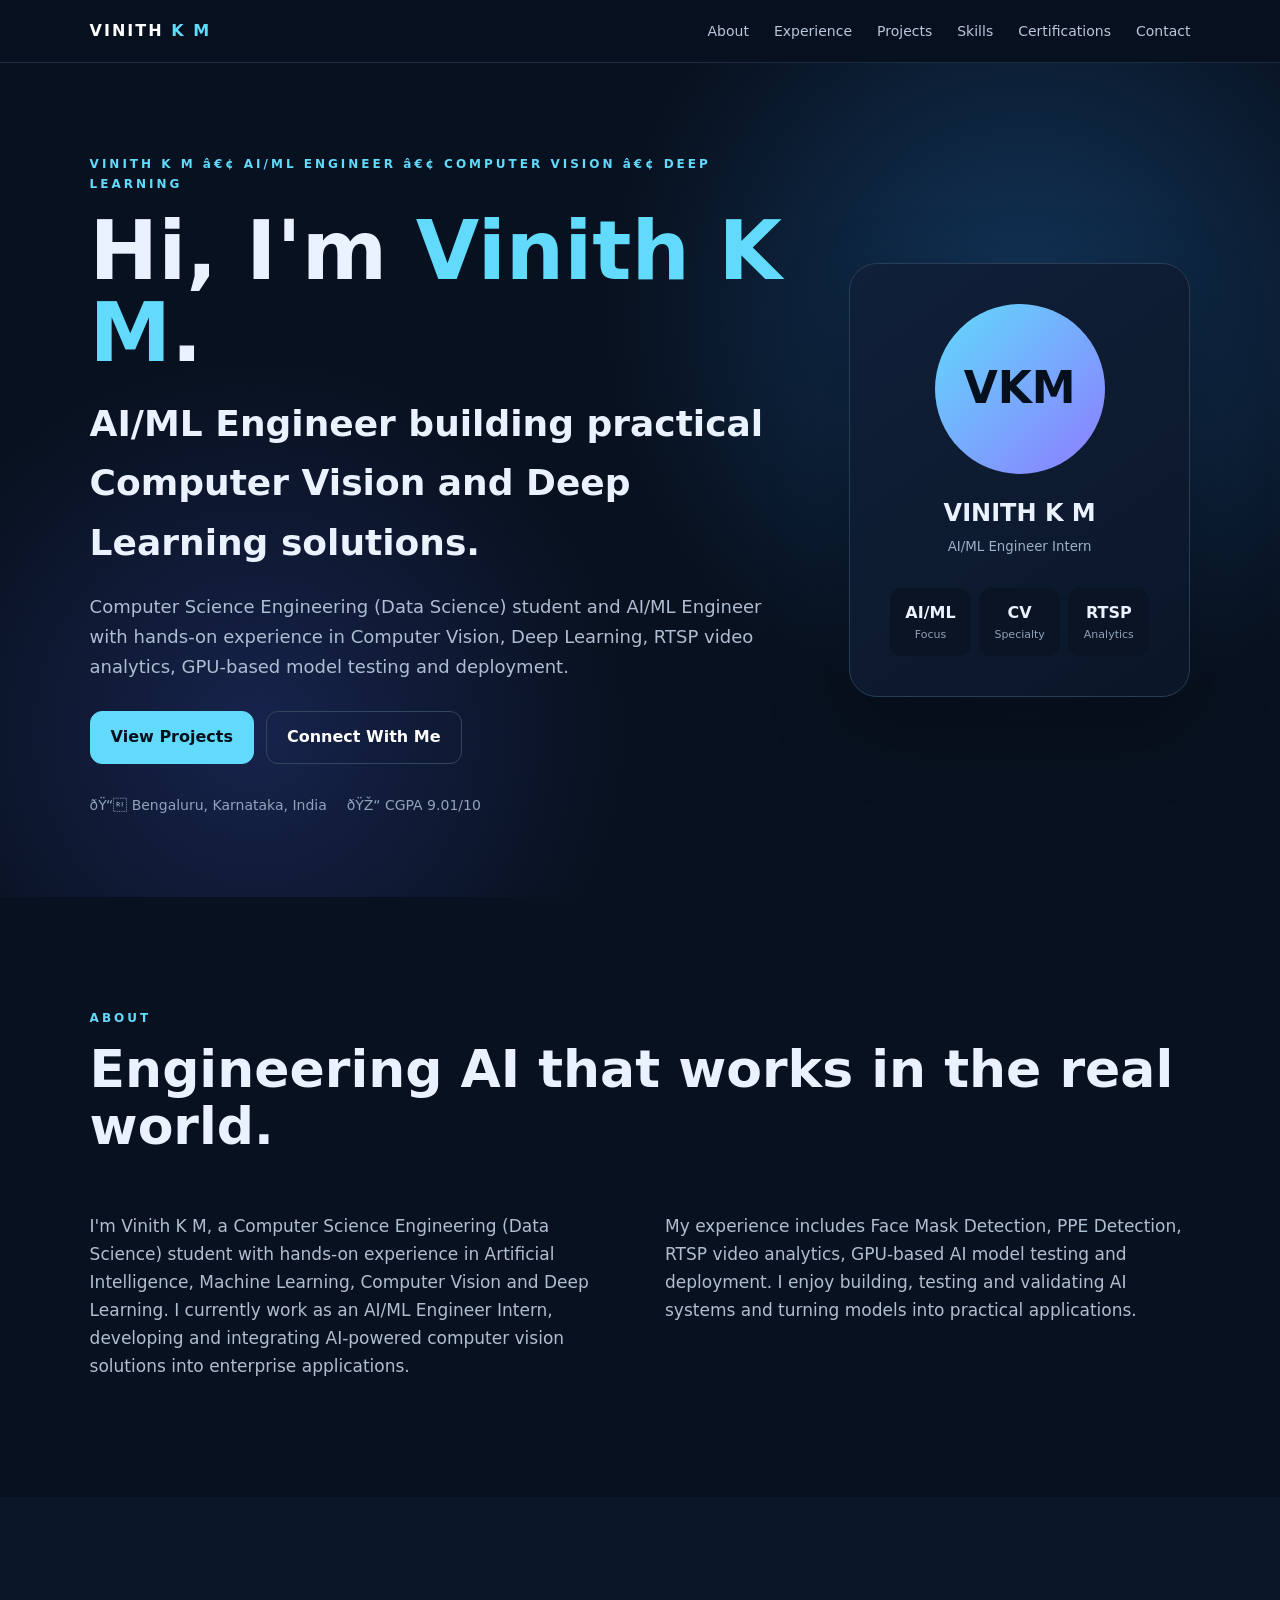
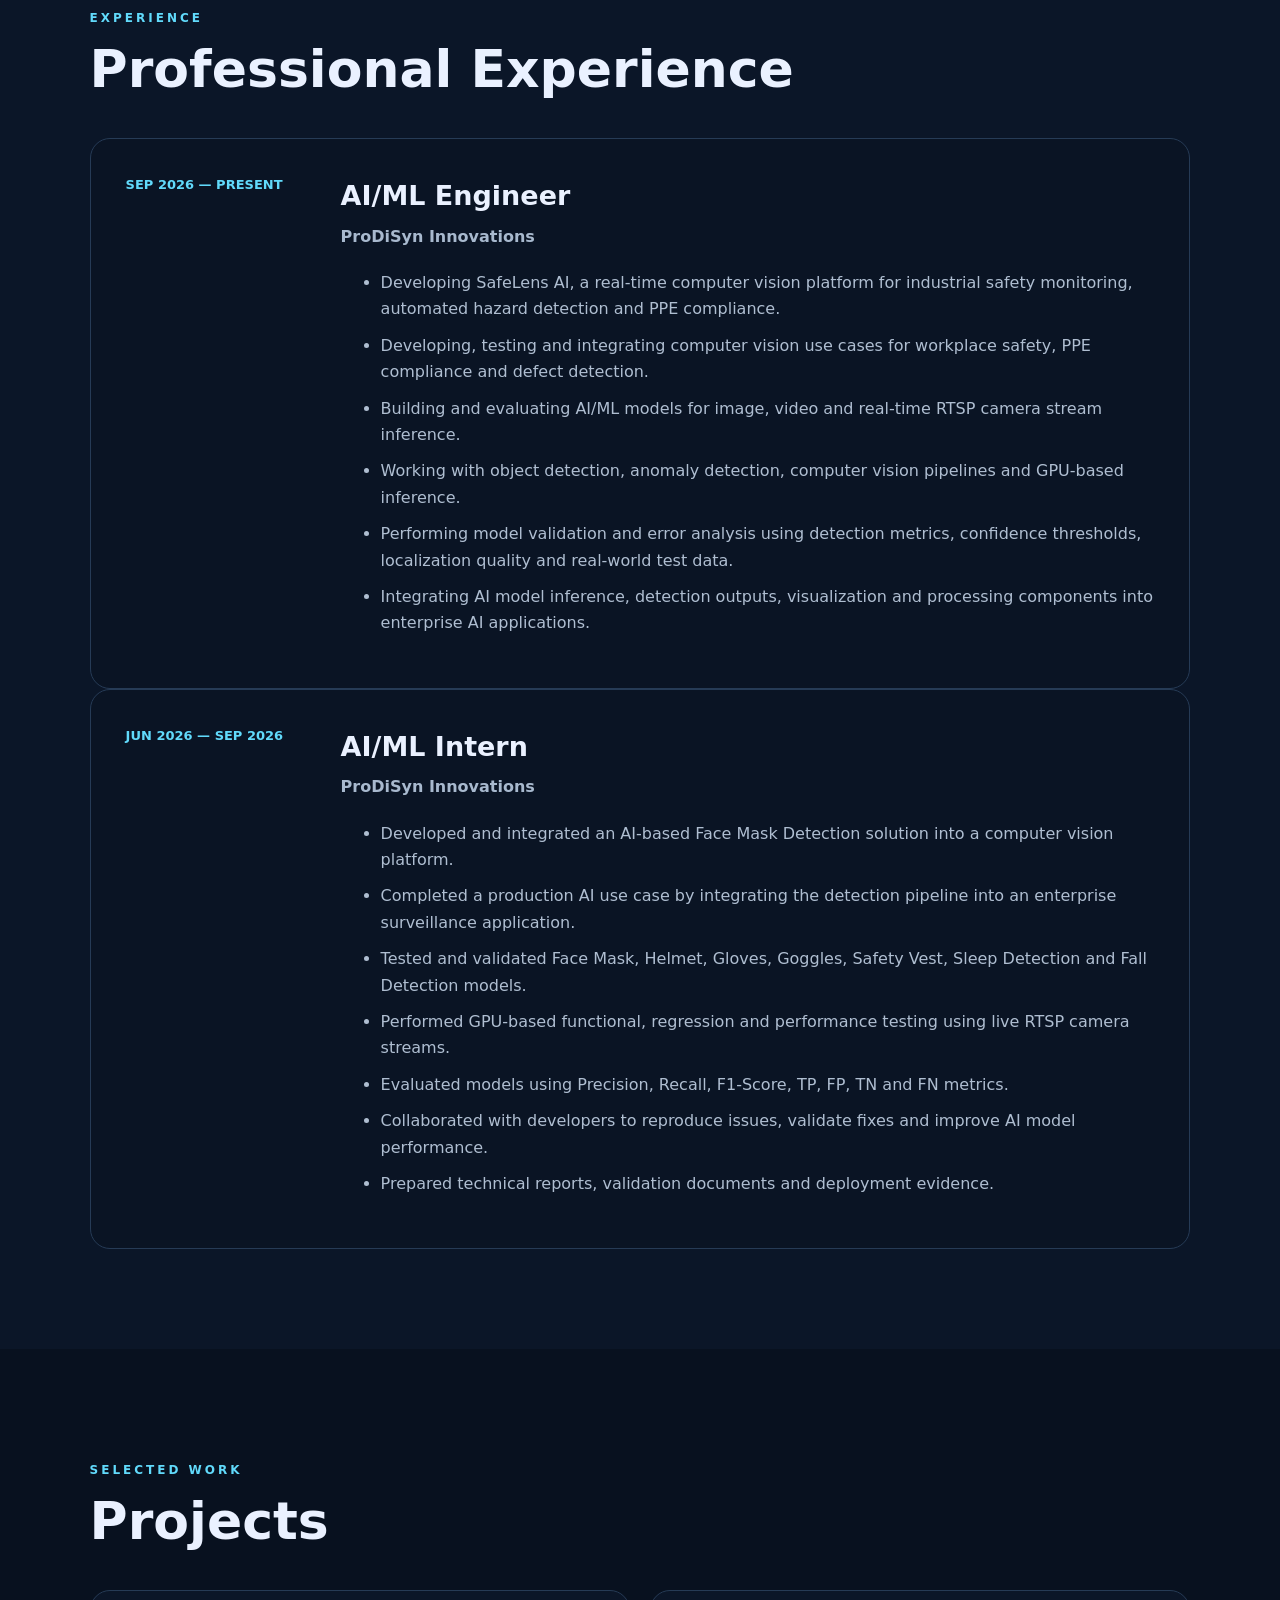
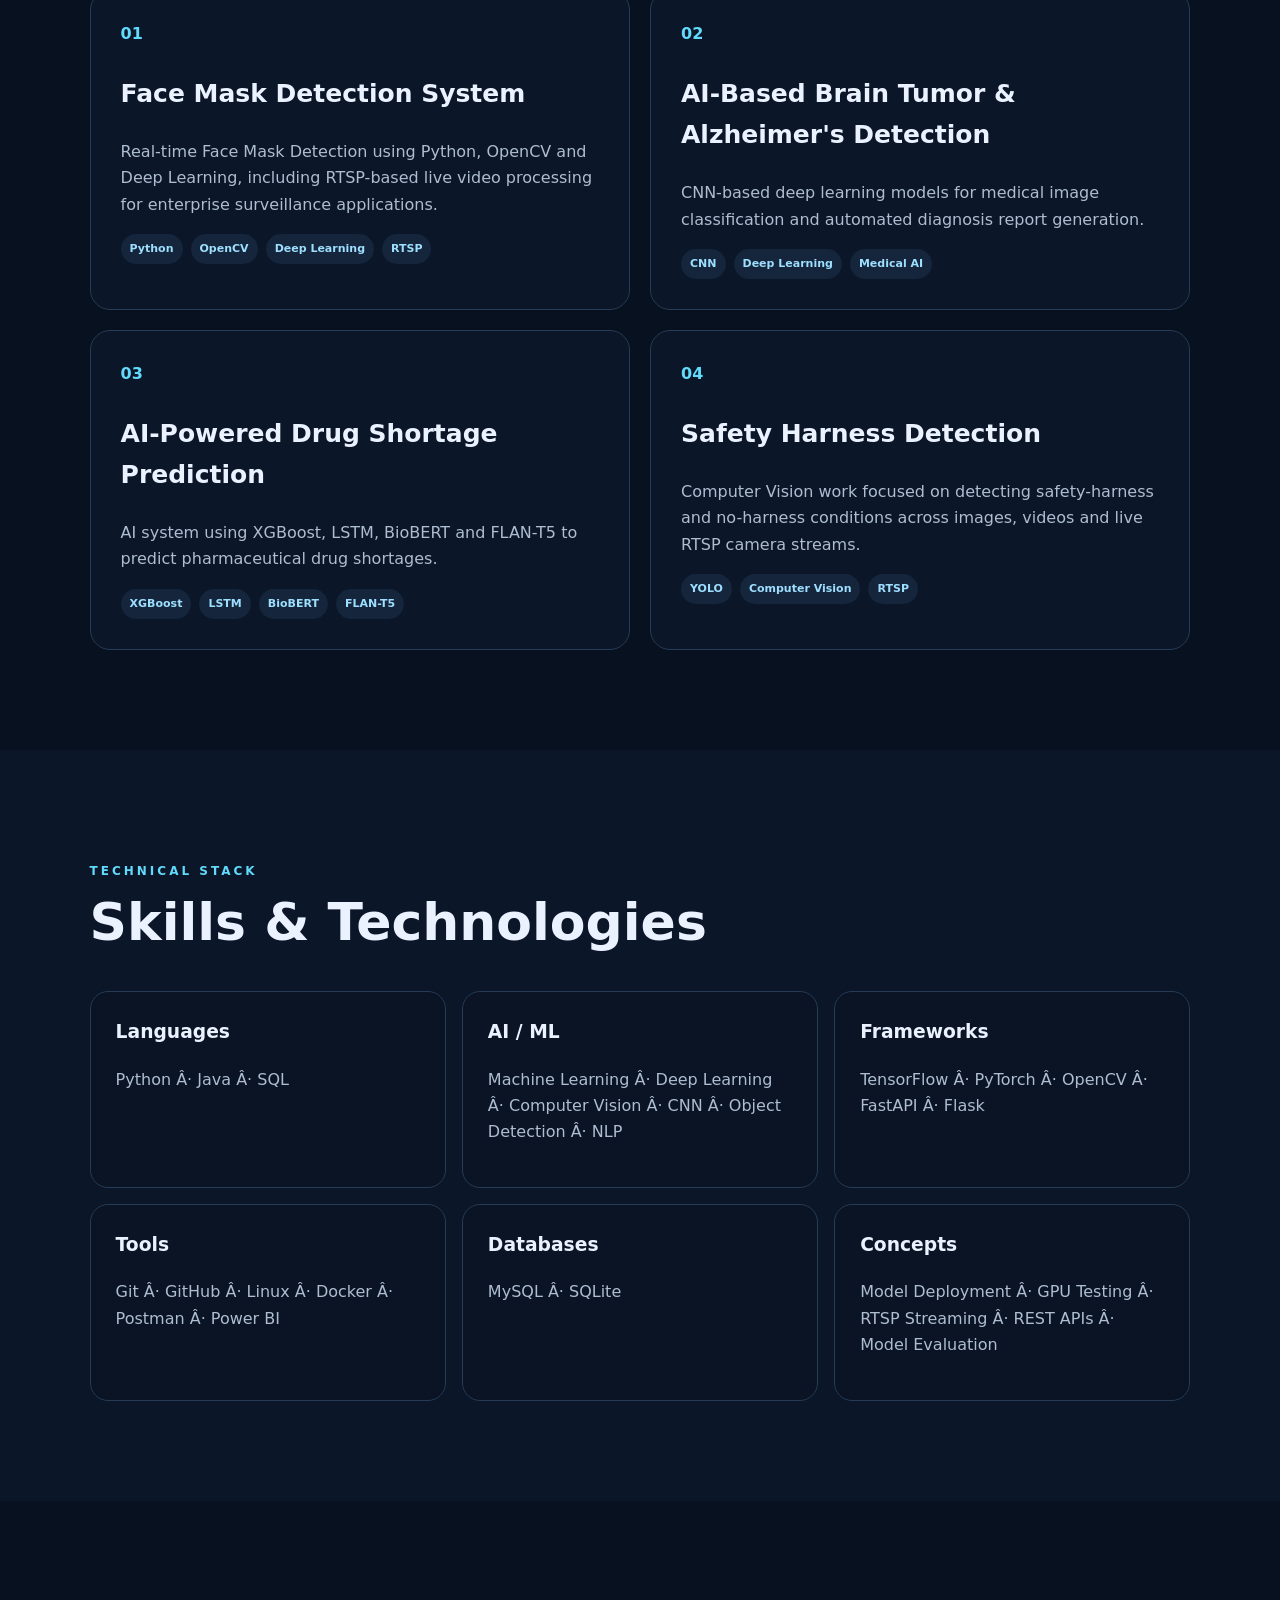
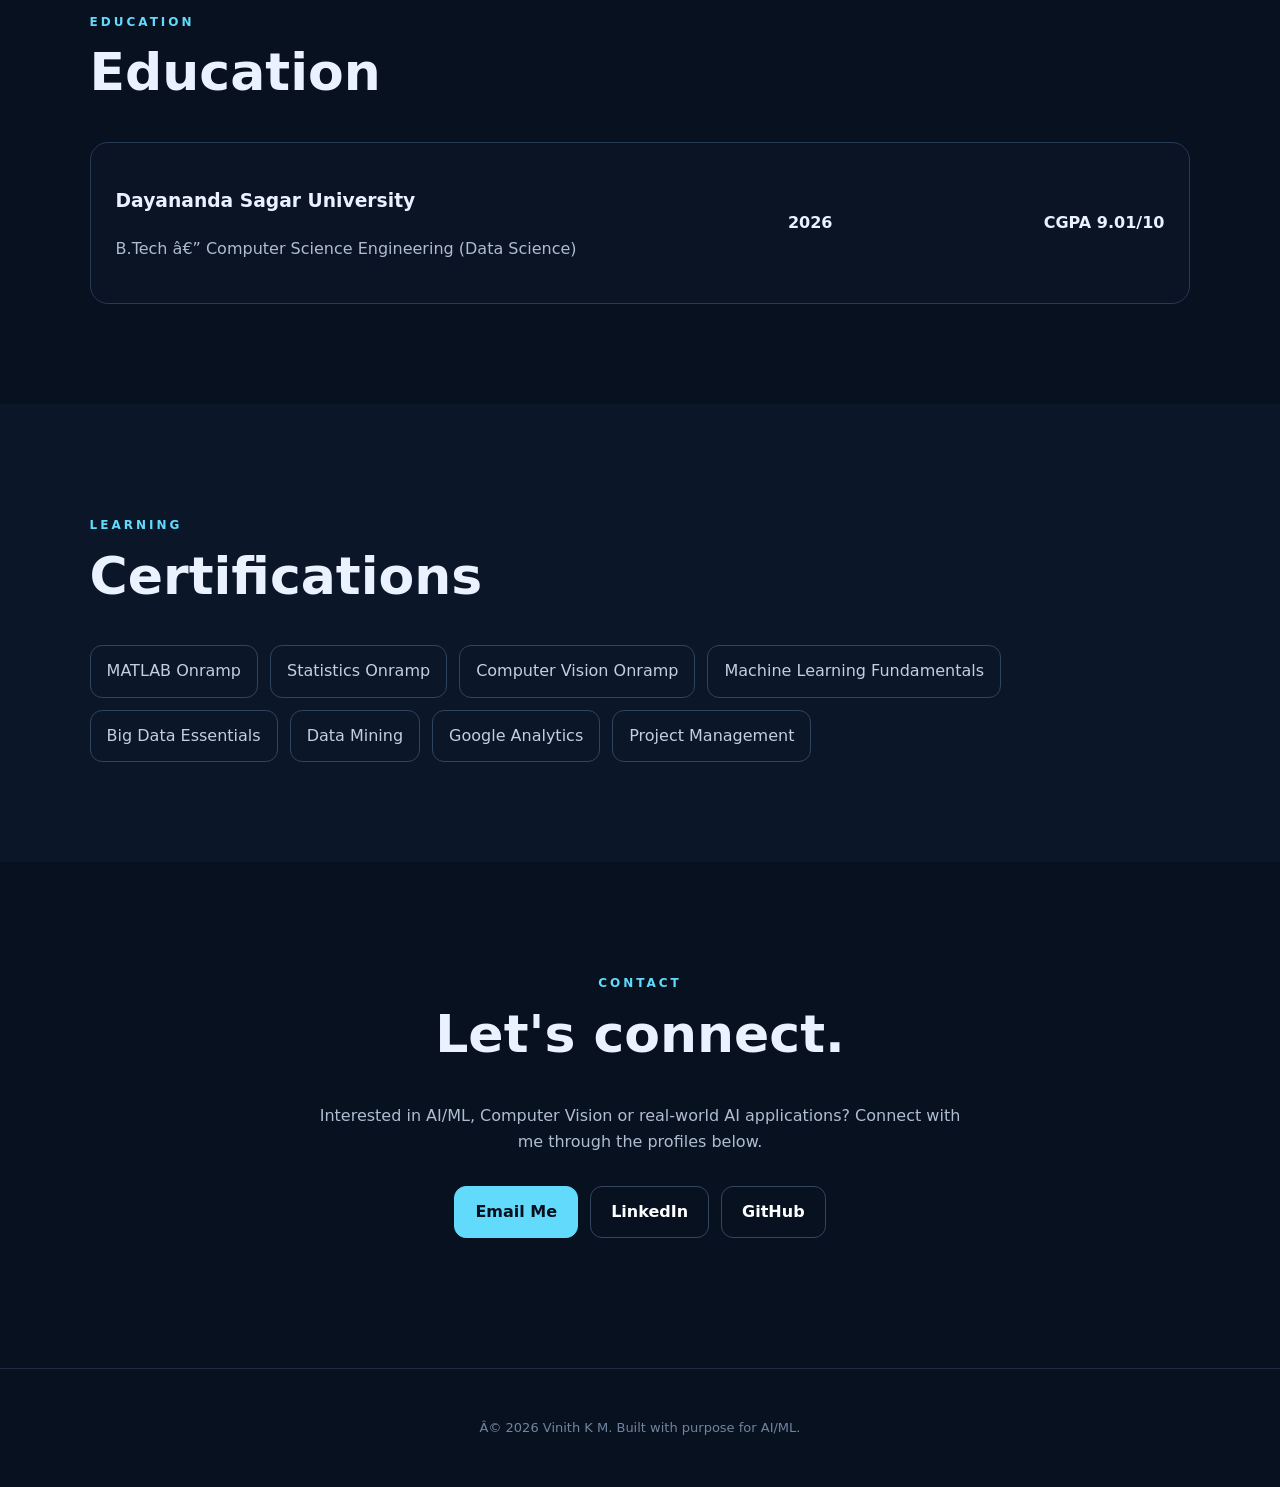
<file: index.html>
﻿<!doctype html>
<html lang="en">
<head>
  <meta charset="utf-8">

  <meta name="viewport" content="width=device-width, initial-scale=1">

  <title>Vinith K M | AI/ML Engineer | Computer Vision & Deep Learning</title>

  <meta
    name="description"
    content="Vinith K M is an AI/ML Engineer specializing in Computer Vision, Deep Learning, Python, RTSP video analytics, AI model testing and deployment."
  >

  <meta name="author" content="Vinith K M">
  <meta name="robots" content="index, follow">

  <link rel="canonical" href="https://vinithkm123.github.io/">

  <!-- Open Graph / Social Sharing -->
  <meta property="og:title" content="Vinith K M | AI/ML Engineer">
  <meta
    property="og:description"
    content="Vinith K M â€” AI/ML Engineer specializing in Computer Vision, Deep Learning, RTSP video analytics and AI-based solutions."
  >
  <meta property="og:type" content="website">
  <meta property="og:url" content="https://vinithkm123.github.io/">
  <meta property="og:site_name" content="Vinith K M Portfolio">

  <!-- Person Identity Schema -->
  <script type="application/ld+json">
  {
    "@context": "https://schema.org",
    "@type": "Person",
    "@id": "https://vinithkm123.github.io/#person",
    "name": "Vinith K M",
    "url": "https://vinithkm123.github.io/",
    "jobTitle": "AI/ML Engineer",
    "description": "Vinith K M is an AI/ML Engineer specializing in Artificial Intelligence, Machine Learning, Computer Vision, Deep Learning, RTSP video analytics, AI model testing and deployment.",
    "sameAs": [
      "https://www.linkedin.com/in/vinith-k-m/",
      "https://github.com/Vinithkm123"
    ],
    "knowsAbout": [
      "Artificial Intelligence",
      "Machine Learning",
      "Computer Vision",
      "Deep Learning",
      "Python",
      "OpenCV",
      "TensorFlow",
      "PyTorch",
      "RTSP Streaming",
      "Object Detection",
      "AI Model Testing",
      "AI Model Deployment"
    ]
  }
  </script>

  <!-- Website Schema -->
  <script type="application/ld+json">
  {
    "@context": "https://schema.org",
    "@type": "WebSite",
    "@id": "https://vinithkm123.github.io/#website",
    "name": "Vinith K M | AI/ML Engineer",
    "url": "https://vinithkm123.github.io/",
    "description": "Official portfolio website of Vinith K M, AI/ML Engineer specializing in Computer Vision and Deep Learning.",
    "publisher": {
      "@id": "https://vinithkm123.github.io/#person"
    }
  }
  </script>

  <link rel="stylesheet" href="style.css">
</head>

<body>

<header class="nav">

  <a class="brand" href="#home">
    VINITH <span>K M</span>
  </a>

  <button class="menu" aria-label="Open menu">
    â˜°
  </button>

  <nav>
    <a href="#about">About</a>
    <a href="#experience">Experience</a>
    <a href="#projects">Projects</a>
    <a href="#skills">Skills</a>
    <a href="#certifications">Certifications</a>
    <a href="#contact">Contact</a>
  </nav>

</header>

<main>

<!-- =========================
     HERO SECTION
========================= -->

<section id="home" class="hero">

  <div class="hero-copy">

    <p class="eyebrow">
      VINITH K M â€¢ AI/ML ENGINEER â€¢ COMPUTER VISION â€¢ DEEP LEARNING
    </p>

    <h1>
      Hi, I'm <span>Vinith K M</span>.
    </h1>

    <h2>
      AI/ML Engineer building practical Computer Vision and Deep Learning solutions.
    </h2>

    <p class="lead">
      Computer Science Engineering (Data Science) student and AI/ML Engineer
      with hands-on experience in Computer Vision, Deep Learning, RTSP video analytics,
      GPU-based model testing and deployment.
    </p>

    <div class="actions">

      <a class="btn primary" href="#projects">
        View Projects
      </a>

      <a class="btn" href="#contact">
        Connect With Me
      </a>

    </div>

    <div class="quick">

      <span>
        ðŸ“ Bengaluru, Karnataka, India
      </span>

      <span>
        ðŸŽ“ CGPA 9.01/10
      </span>

    </div>

  </div>


  <div class="hero-card">

    <div class="avatar">
      VKM
    </div>

    <p>
      VINITH K M
    </p>

    <small>
      AI/ML Engineer Intern
    </small>

    <div class="stats">

      <div>
        <b>AI/ML</b>
        <span>Focus</span>
      </div>

      <div>
        <b>CV</b>
        <span>Specialty</span>
      </div>

      <div>
        <b>RTSP</b>
        <span>Analytics</span>
      </div>

    </div>

  </div>

</section>


<!-- =========================
     ABOUT
========================= -->

<section id="about" class="section">

  <p class="eyebrow">
    ABOUT
  </p>

  <h2>
    Engineering AI that works in the real world.
  </h2>

  <div class="two-col">

    <p>
      I'm Vinith K M, a Computer Science Engineering (Data Science) student
      with hands-on experience in Artificial Intelligence, Machine Learning,
      Computer Vision and Deep Learning. I currently work as an AI/ML Engineer
      Intern, developing and integrating AI-powered computer vision solutions
      into enterprise applications.
    </p>

    <p>
      My experience includes Face Mask Detection, PPE Detection, RTSP video
      analytics, GPU-based AI model testing and deployment. I enjoy building,
      testing and validating AI systems and turning models into practical
      applications.
    </p>

  </div>

</section>


<!-- =========================
     EXPERIENCE
========================= -->

<section id="experience" class="section alt">

  <p class="eyebrow">
    EXPERIENCE
  </p>

  <h2>
    Professional Experience
  </h2>

  <!-- Current Role -->

  <article class="timeline-card">

    <div class="date">
      SEP 2026 — PRESENT
    </div>

    <div>

      <h3>
        AI/ML Engineer
      </h3>

      <h4>
        ProDiSyn Innovations
      </h4>

      <ul>

        <li>
          Developing SafeLens AI, a real-time computer vision platform for
          industrial safety monitoring, automated hazard detection and PPE compliance.
        </li>

        <li>
          Developing, testing and integrating computer vision use cases for
          workplace safety, PPE compliance and defect detection.
        </li>

        <li>
          Building and evaluating AI/ML models for image, video and real-time
          RTSP camera stream inference.
        </li>

        <li>
          Working with object detection, anomaly detection, computer vision
          pipelines and GPU-based inference.
        </li>

        <li>
          Performing model validation and error analysis using detection metrics,
          confidence thresholds, localization quality and real-world test data.
        </li>

        <li>
          Integrating AI model inference, detection outputs, visualization and
          processing components into enterprise AI applications.
        </li>

      </ul>

    </div>

  </article>

  <!-- Previous Role -->

  <article class="timeline-card">

    <div class="date">
      JUN 2026 — SEP 2026
    </div>

    <div>

      <h3>
        AI/ML Intern
      </h3>

      <h4>
        ProDiSyn Innovations
      </h4>

      <ul>

        <li>
          Developed and integrated an AI-based Face Mask Detection solution
          into a computer vision platform.
        </li>

        <li>
          Completed a production AI use case by integrating the detection
          pipeline into an enterprise surveillance application.
        </li>

        <li>
          Tested and validated Face Mask, Helmet, Gloves, Goggles, Safety Vest,
          Sleep Detection and Fall Detection models.
        </li>

        <li>
          Performed GPU-based functional, regression and performance testing
          using live RTSP camera streams.
        </li>

        <li>
          Evaluated models using Precision, Recall, F1-Score, TP, FP, TN
          and FN metrics.
        </li>

        <li>
          Collaborated with developers to reproduce issues, validate fixes
          and improve AI model performance.
        </li>

        <li>
          Prepared technical reports, validation documents and deployment evidence.
        </li>

      </ul>

    </div>

  </article>

</section>

<section id="projects" class="section">

  <p class="eyebrow">
    SELECTED WORK
  </p>

  <h2>
    Projects
  </h2>

  <div class="grid">

    <article class="project">

      <span>01</span>

      <h3>
        Face Mask Detection System
      </h3>

      <p>
        Real-time Face Mask Detection using Python, OpenCV and Deep Learning,
        including RTSP-based live video processing for enterprise surveillance
        applications.
      </p>

      <div class="tags">
        <b>Python</b>
        <b>OpenCV</b>
        <b>Deep Learning</b>
        <b>RTSP</b>
      </div>

    </article>


    <article class="project">

      <span>02</span>

      <h3>
        AI-Based Brain Tumor & Alzheimer's Detection
      </h3>

      <p>
        CNN-based deep learning models for medical image classification
        and automated diagnosis report generation.
      </p>

      <div class="tags">
        <b>CNN</b>
        <b>Deep Learning</b>
        <b>Medical AI</b>
      </div>

    </article>


    <article class="project">

      <span>03</span>

      <h3>
        AI-Powered Drug Shortage Prediction
      </h3>

      <p>
        AI system using XGBoost, LSTM, BioBERT and FLAN-T5 to predict
        pharmaceutical drug shortages.
      </p>

      <div class="tags">
        <b>XGBoost</b>
        <b>LSTM</b>
        <b>BioBERT</b>
        <b>FLAN-T5</b>
      </div>

    </article>


    <article class="project">

      <span>04</span>

      <h3>
        Safety Harness Detection
      </h3>

      <p>
        Computer Vision work focused on detecting safety-harness and
        no-harness conditions across images, videos and live RTSP camera streams.
      </p>

      <div class="tags">
        <b>YOLO</b>
        <b>Computer Vision</b>
        <b>RTSP</b>
      </div>

    </article>

  </div>

</section>


<!-- =========================
     SKILLS
========================= -->

<section id="skills" class="section alt">

  <p class="eyebrow">
    TECHNICAL STACK
  </p>

  <h2>
    Skills & Technologies
  </h2>

  <div class="skill-groups">

    <div>
      <h3>
        Languages
      </h3>
      <p>
        Python Â· Java Â· SQL
      </p>
    </div>


    <div>
      <h3>
        AI / ML
      </h3>
      <p>
        Machine Learning Â· Deep Learning Â· Computer Vision Â· CNN Â· Object Detection Â· NLP
      </p>
    </div>


    <div>
      <h3>
        Frameworks
      </h3>
      <p>
        TensorFlow Â· PyTorch Â· OpenCV Â· FastAPI Â· Flask
      </p>
    </div>


    <div>
      <h3>
        Tools
      </h3>
      <p>
        Git Â· GitHub Â· Linux Â· Docker Â· Postman Â· Power BI
      </p>
    </div>


    <div>
      <h3>
        Databases
      </h3>
      <p>
        MySQL Â· SQLite
      </p>
    </div>


    <div>
      <h3>
        Concepts
      </h3>
      <p>
        Model Deployment Â· GPU Testing Â· RTSP Streaming Â· REST APIs Â· Model Evaluation
      </p>
    </div>

  </div>

</section>


<!-- =========================
     EDUCATION
========================= -->

<section id="education" class="section">

  <p class="eyebrow">
    EDUCATION
  </p>

  <h2>
    Education
  </h2>

  <div class="education-card">

    <div>

      <h3>
        Dayananda Sagar University
      </h3>

      <p>
        B.Tech â€” Computer Science Engineering (Data Science)
      </p>

    </div>

    <strong>
      2026
    </strong>

    <b>
      CGPA 9.01/10
    </b>

  </div>

</section>


<!-- =========================
     CERTIFICATIONS
========================= -->

<section id="certifications" class="section alt">

  <p class="eyebrow">
    LEARNING
  </p>

  <h2>
    Certifications
  </h2>

  <div class="certs">

    <span>
      MATLAB Onramp
    </span>

    <span>
      Statistics Onramp
    </span>

    <span>
      Computer Vision Onramp
    </span>

    <span>
      Machine Learning Fundamentals
    </span>

    <span>
      Big Data Essentials
    </span>

    <span>
      Data Mining
    </span>

    <span>
      Google Analytics
    </span>

    <span>
      Project Management
    </span>

  </div>

</section>


<!-- =========================
     CONTACT
========================= -->

<section id="contact" class="section contact">

  <p class="eyebrow">
    CONTACT
  </p>

  <h2>
    Let's connect.
  </h2>

  <p>
    Interested in AI/ML, Computer Vision or real-world AI applications?
    Connect with me through the profiles below.
  </p>

  <div class="actions">

    <a
      class="btn primary"
      href="mailto:vinithkm0@gmail.com"
    >
      Email Me
    </a>

    <a
      class="btn"
      href="https://www.linkedin.com/in/vinith-k-m/"
      target="_blank"
      rel="noopener noreferrer"
    >
      LinkedIn
    </a>

    <a
      class="btn"
      href="https://github.com/Vinithkm123"
      target="_blank"
      rel="noopener noreferrer"
    >
      GitHub
    </a>

  </div>

</section>

</main>


<!-- =========================
     FOOTER
========================= --> 

<footer>

  <p>
    Â© 2026 Vinith K M. Built with purpose for AI/ML.
  </p>

</footer>


<script src="script.js"></script>

</body>
</html>
</file>
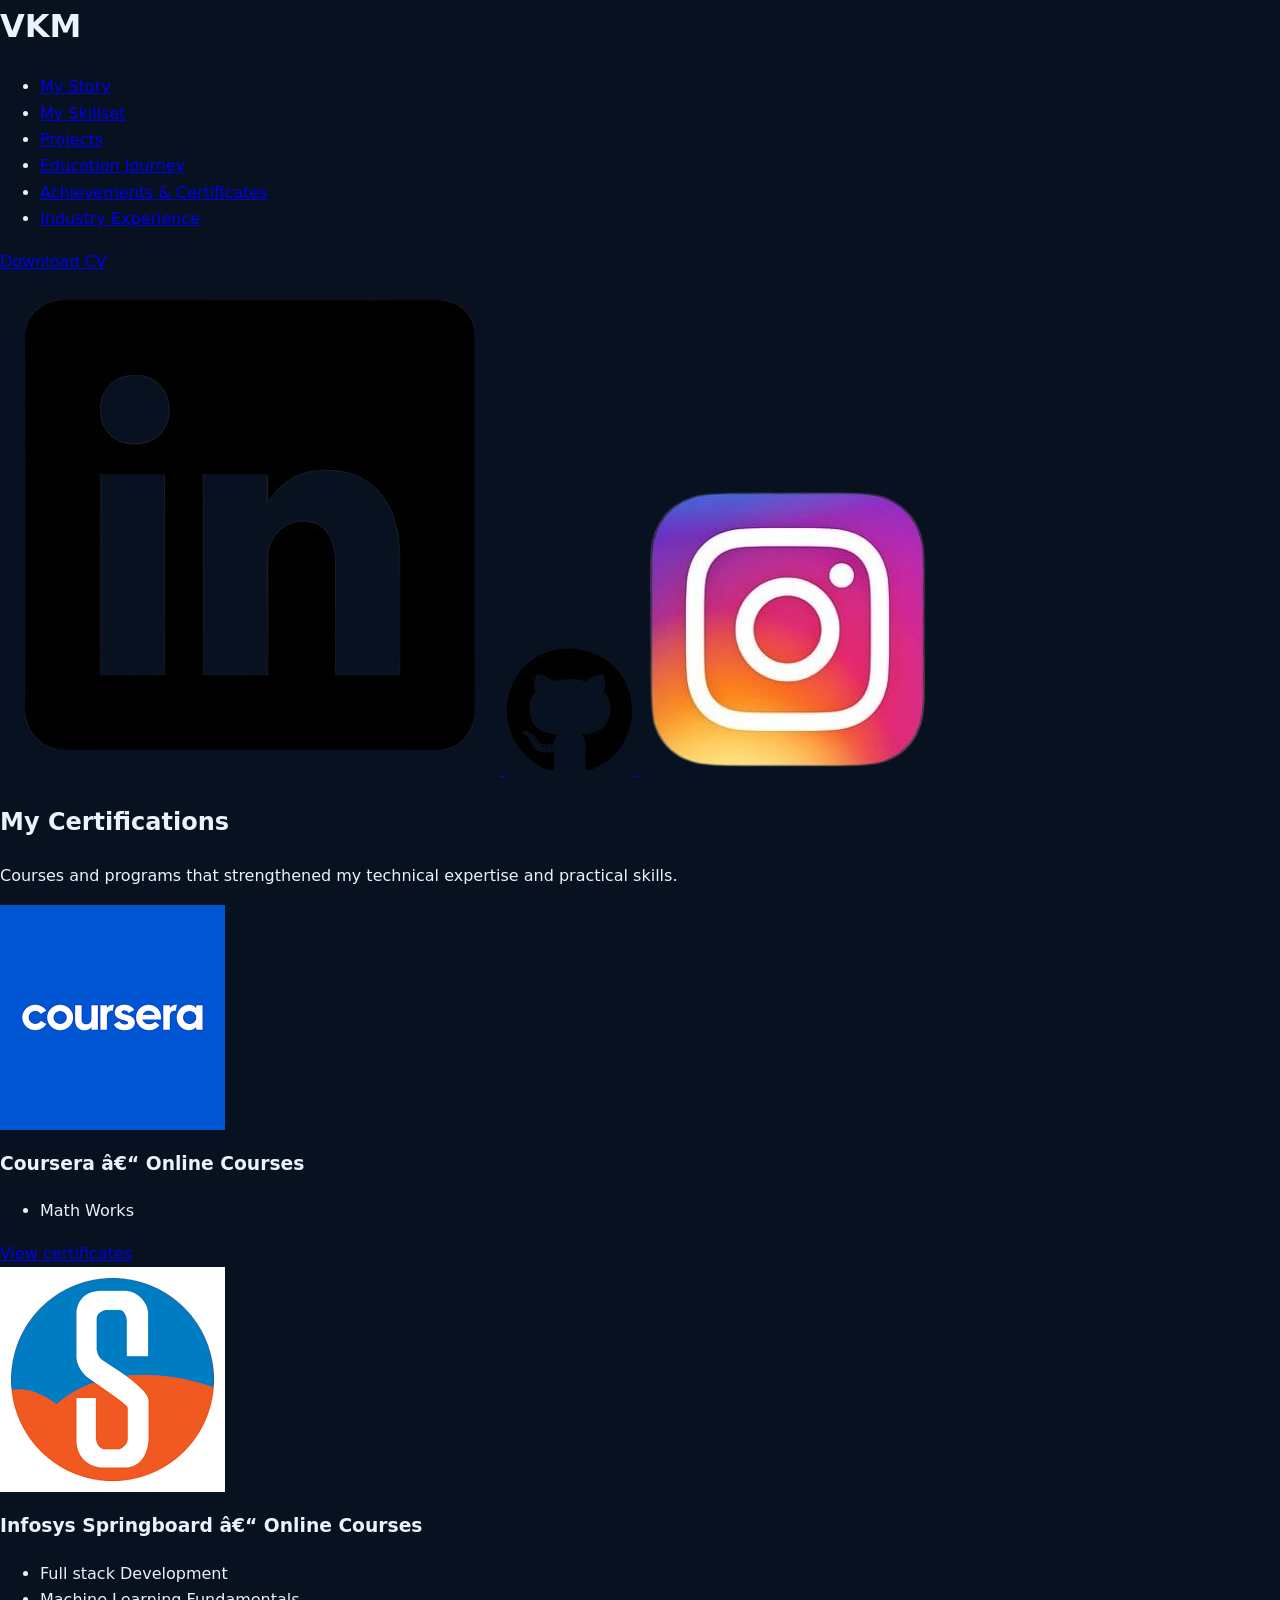
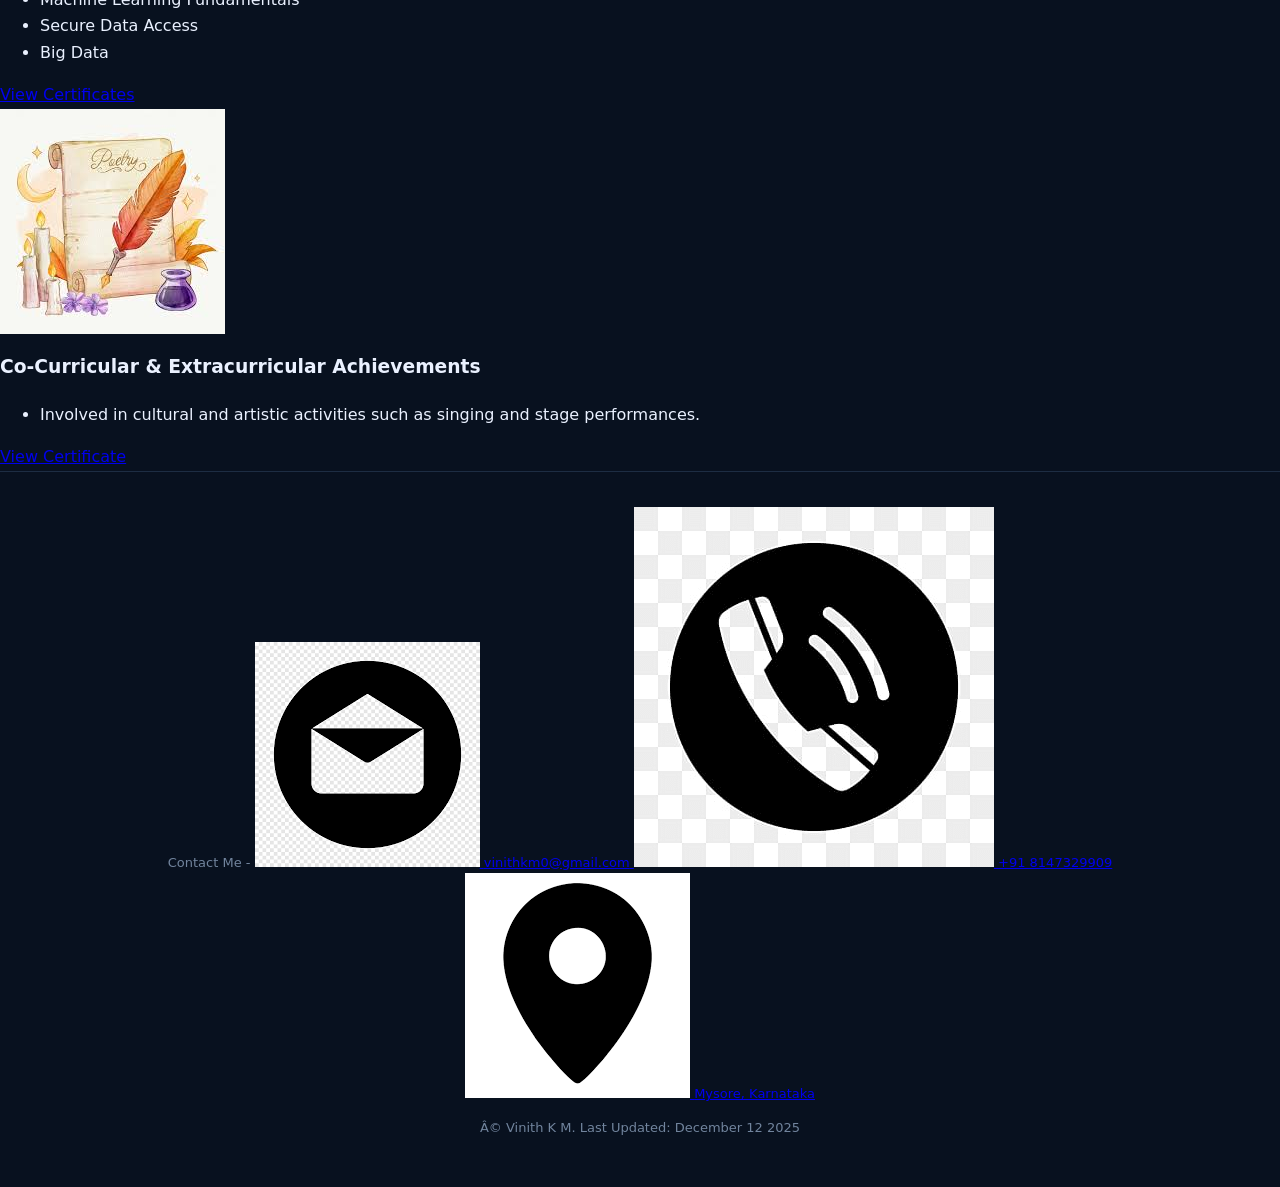
<file: certificates.html>
<header class="main-header">

    <h1 class="site-title">VKM</h1>
<div class="nav-container">
    
    <nav>
        <ul class="nav-links">
            <li><a href="index.html">My Story</a></li>
            <li><a href="skills.html">My Skillset</a></li>
            <li><a href="projects.html">Projects</a></li>
            <li><a href="education.html">Education Journey</a></li>
            <li><a href="certificates.html"class="active">Achievements & Certificates</a></li>
            <li><a href="work.html">Industry Experience</a></li>
        </ul>
    </nav>

    <!-- CV Button FRST -->
    <a href="PDFs/VINITH K M  - ENG22DS0023.pdf" class="cv-btn" id="download CV">Download CV</a>

    <!-- Social Icons SECOND (after CV) -->
    <div class="header-socials">
        <a href="https://www.linkedin.com/in/vinith-k-m?utm_source=share&utm_campaign=share_via&utm_content=profile&utm_medium=android_app" target="_blank">
            <img src="images/linkdin.png" class="icon">
        </a>

        <a href="https://github.com/Vinithkm123" target="_blank">
            <img src="images/Github.png" class="icon">
        </a>

        <a href="https://www.instagram.com/mr_perfect_vini_05?igsh=MTJqa3Y0ZjNnNGR2eA==" target="_blank">
            <img src="images/insta.png" class="icon">
        </a>
    </div>

</div>

</header>

<!DOCTYPE html>
<html lang="en">
<head>
    <meta charset="UTF-8">
    <title>Vinith K M | Certificates</title>
    <link rel="stylesheet" href="style.css">
</head>

<section class="certifications-heading">
    <h2>My Certifications</h2>
    <p>Courses and programs that strengthened my technical expertise and practical skills.</p>
</section>


<section class="certificates-section">

    <div class="cert-list">

        <!-- CERTIFICATE 1 -->


        <!-- CERTIFICATE 2 -->
        <div class="cert-card-horizontal">

            <a class="cert-img-box" href="https://www.coursera.org/" target="_blank">
                <img src="images/Coursera logo.png" alt="">
            </a>

            <div class="cert-info">
                <div class="cert-text">
                    <h3>Coursera – Online Courses</h3>
                    <ul class="cert-learned">
                        <li>Math Works</li>
                    </ul>
                </div>

                <a class="view-cert-btn" href="PDFs/Coursera math works.jpeg" target="_blank">
                    View certificates
                </a>
            </div>

        </div>

        <!-- CERTIFICATE 3 -->
        <div class="cert-card-horizontal">

            <a class="cert-img-box" href="https://infyspringboard.onwingspan.com/web/en/login" target="_blank">
                <img src="images/insys logo.png" alt="">
            </a>

            <div class="cert-info">
                <div class="cert-text">
                    <h3>Infosys Springboard – Online Courses</h3>
                    <ul class="cert-learned">
                        <li>Full stack Development</li>
                        <li>Machine Learning Fundamentals</li>
                        <li>Secure Data Access</li>
                        <li>Big Data</li>
                    </ul>
                </div>

                <a class="view-cert-btn" href="PDFs/Full Infoys.pdf" target="_blank">
                    View Certificates
                </a>
            </div>

        </div>

        <!-- CERTIFICATE 4 -->
        <div class="cert-card-horizontal">

            <a class="cert-img-box" href="https://www.instagram.com/mr_perfect_vini_05?igsh=MTJqa3Y0ZjNnNGR2eA==" target="_blank">
                <img src="images/Poetry.jpg" alt="">
            </a>

            <div class="cert-info">
                <div class="cert-text">
                    <h3>Co-Curricular & Extracurricular Achievements</h3>
                    <ul class="cert-learned">
                        <li>Involved in cultural and artistic activities such as singing and stage performances.</li>
                    </ul>
                </div>

                <a class="view-cert-btn" href="PDFs/Extras.pdf" target="_blank">
                    View Certificate
                </a>
            </div>

        </div>

    </div> <!-- END cert-list -->

</section>

<script>
document.getElementById("download CV").addEventListener("click", function(event) {
    event.preventDefault(); // stop auto-download

    // Step 1 → Ask confirmation
    let confirmDownload = confirm("Do you want to download the CV of Vinith K M?");

    if (confirmDownload) {
        // Step 2 → Start download
        const link = document.createElement('a');
        link.href = "PDFs/VINITH K M  - ENG22DS0023.pdf";
        link.download = "PDFs/VINITH K M CV.pdf";
        document.body.appendChild(link);
        link.click();
        document.body.removeChild(link);

        // Step 3 → Success message
        alert("CV downloaded successfully!");
    }
});
</script>
</body>

<footer>

    <div class="contact-links">
    <span>Contact Me - </span>
        <a class="contact-item" href="mailto:vinithkm0@gmail.com"target="_blank">
            <img src="images/mail.png" class="icon">
            <span>vinithkm0@gmail.com</span>
        </a>

        <a class="contact-item" href="tel:+917975054260">
            <img src="images/phone.png" class="icon"target="_blank">
            <span>+91 8147329909</span>
        </a>

         <a class="contact-item" href="https://www.google.com/maps/place/Mysuru,+Karnataka/@12.3106334,76.5532875,12z/data=!3m1!4b1!4m6!3m5!1s0x3baf70381d572ef9:0x2b89ece8c0f8396d!8m2!3d12.2958104!4d76.6393805!16zL20vMGo2MDM?entry=ttu&g_ep=EgoyMDI1MTIwOS4wIKXMDSoKLDEwMDc5MjA3MUgBUAM%3D"target="_blank">
            <img src="images/Location.png" class="icon">
            <span>Mysore, Karnataka</span>
        </a>
    </div>
    <p class="copyright">© Vinith K M. Last Updated: December 12 2025</p>
</footer>
</html>
</file>
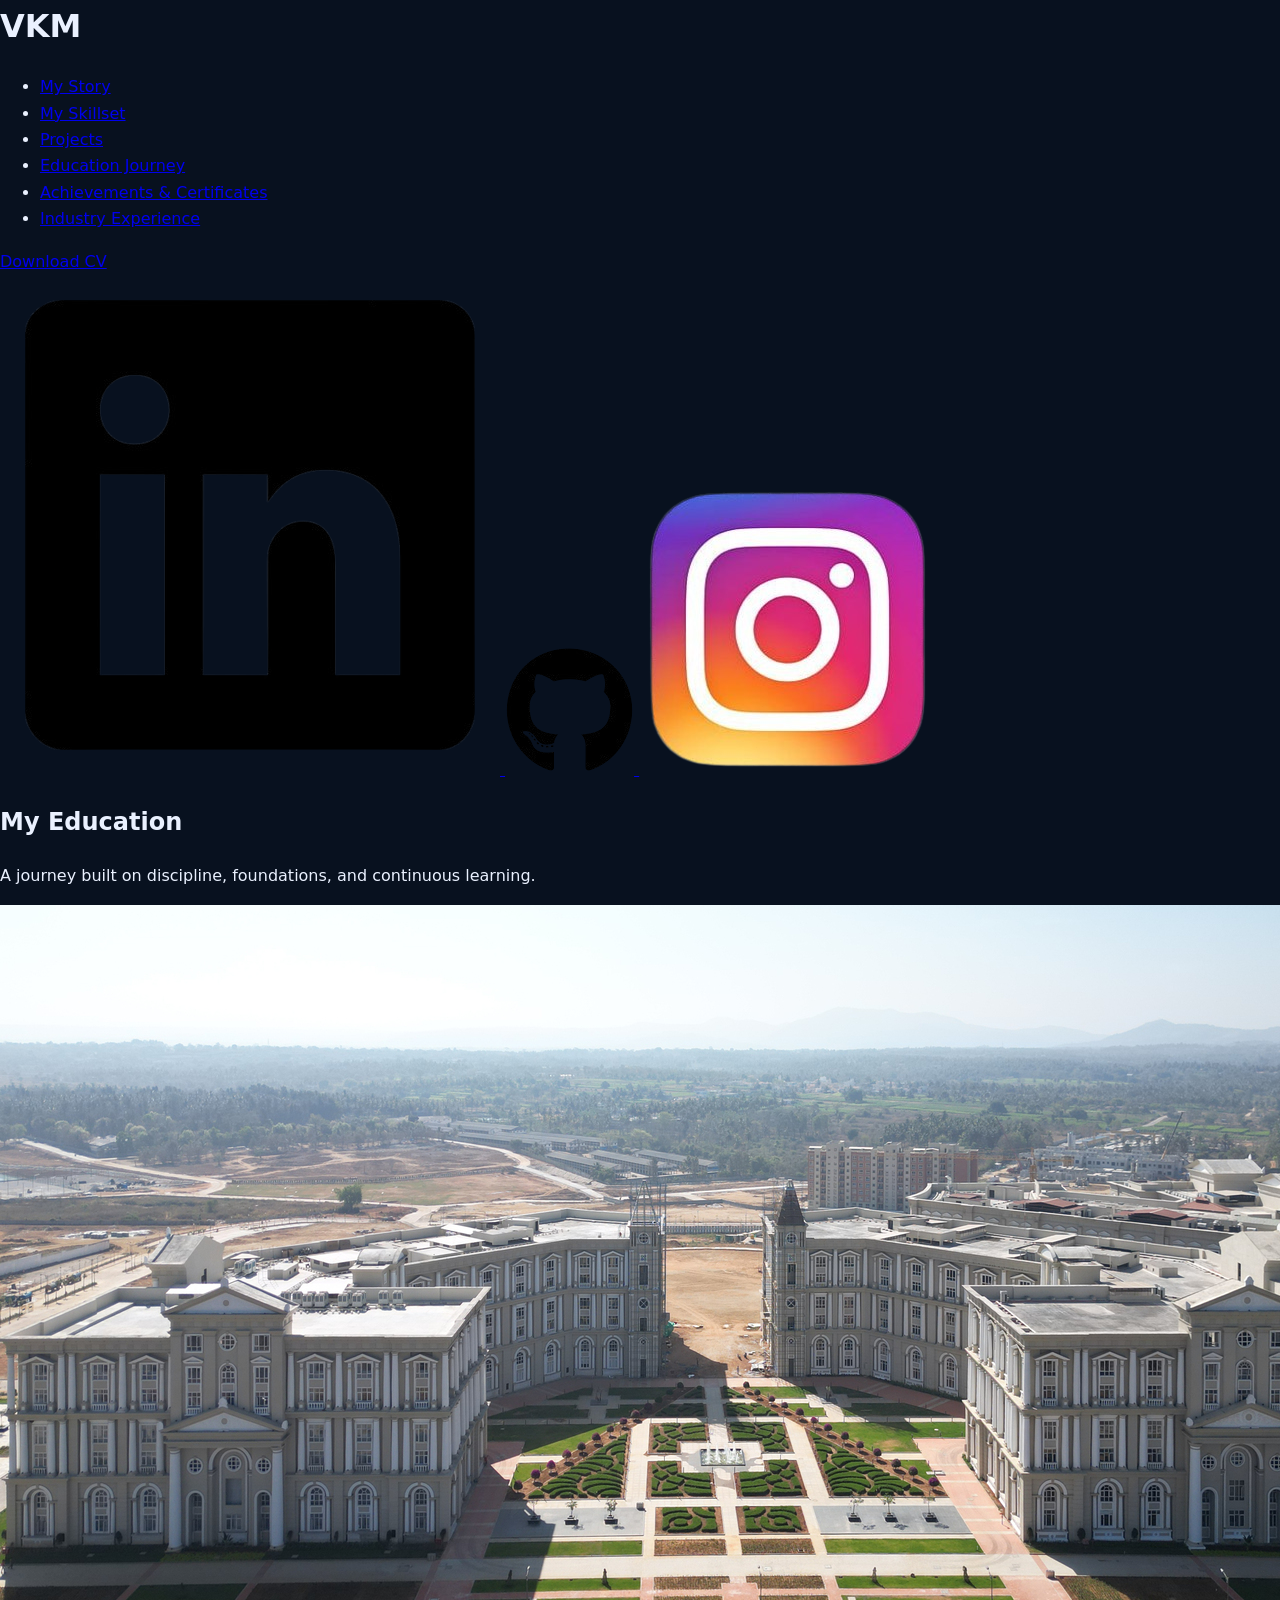
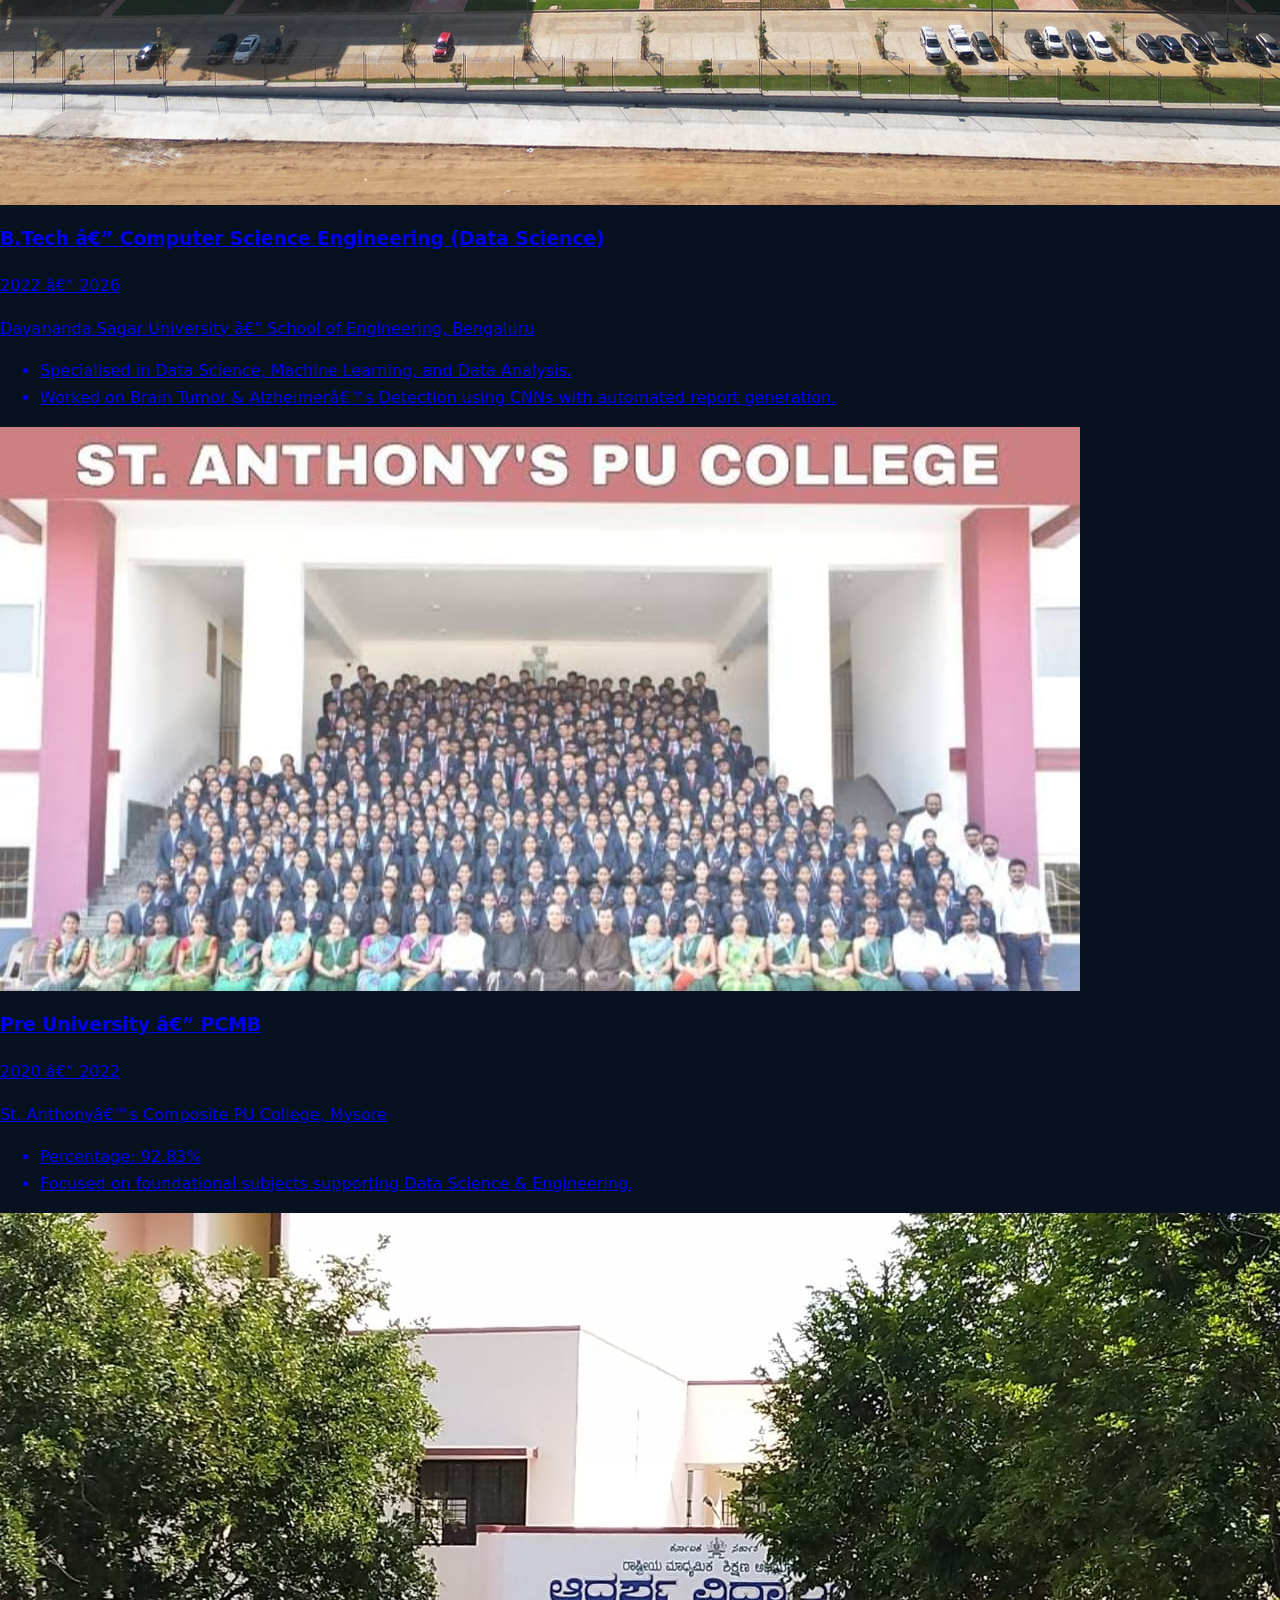
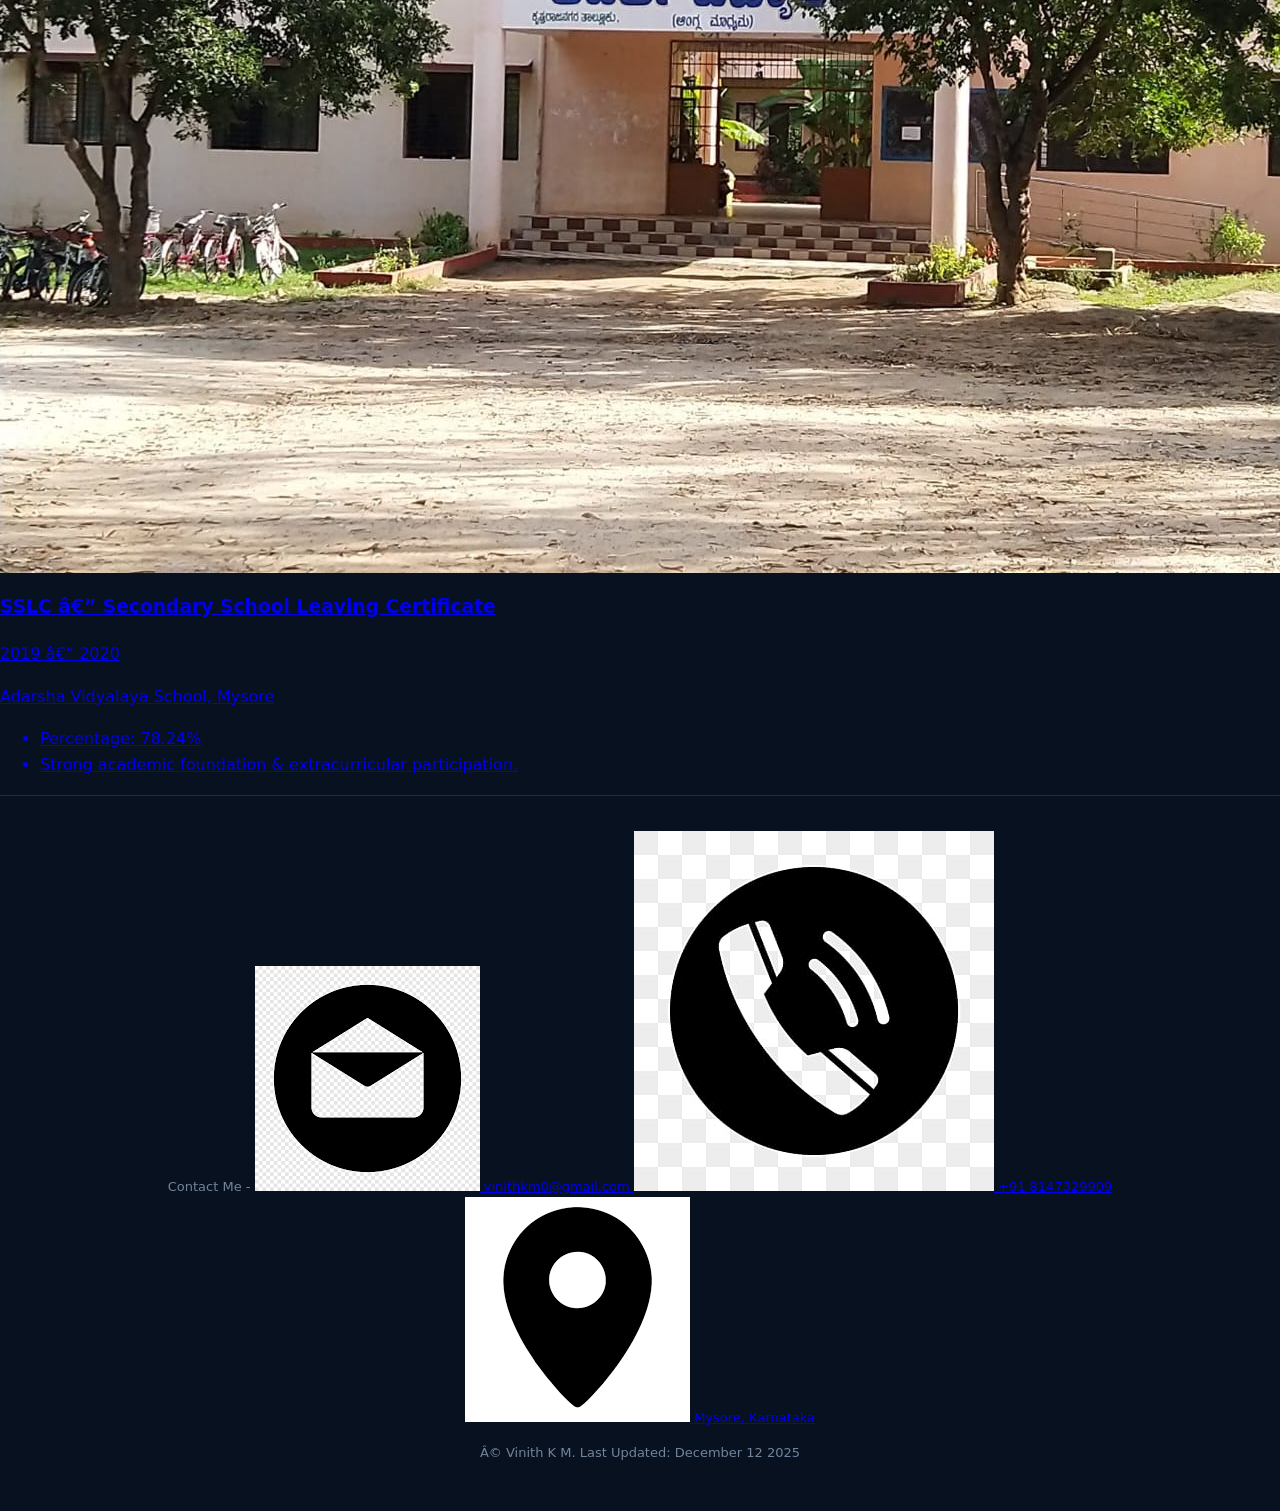
<file: education.html>
<header class="main-header">

    <h1 class="site-title">VKM</h1>
<div class="nav-container">
    
    <nav>
        <ul class="nav-links">
            <li><a href="index.html">My Story</a></li>
            <li><a href="skills.html">My Skillset</a></li>
            <li><a href="projects.html">Projects</a></li>
            <li><a href="education.html"class="active">Education Journey</a></li>
            <li><a href="certificates.html">Achievements & Certificates</a></li>
            <li><a href="work.html">Industry Experience</a></li>
        </ul>
    </nav>

    <!-- CV Button FRST -->
    <a href="PDFs/VINITH K M  - ENG22DS0023.pdf" class="cv-btn" id="download CV">Download CV</a>

    <!-- Social Icons SECOND (after CV) -->
    <div class="header-socials">
        <a href="https://www.linkedin.com/in/vinith-k-m?utm_source=share&utm_campaign=share_via&utm_content=profile&utm_medium=android_app" target="_blank">
            <img src="images/linkdin.png" class="icon">
        </a>

        <a href="https://github.com/Vinithkm123" target="_blank">
            <img src="images/Github.png" class="icon">
        </a>

        <a href="https://www.instagram.com/mr_perfect_vini_05?igsh=MTJqa3Y0ZjNnNGR2eA==" target="_blank">
            <img src="images/insta.png" class="icon">
        </a>
    </div>

</div>

</header>

<!DOCTYPE html>
<html lang="en">
<head>
    <meta charset="UTF-8">
    <title>Vinith K M | education</title>
    <link rel="stylesheet" href="style.css">
</head>

<section class="education-heading">
    <h2>My Education</h2>
    <p>A journey built on discipline, foundations, and continuous learning.</p>
</section>


<section class="education-section" id="education">
  <div class="container">

    <div class="education-grid">

      <!-- B.Tech Card -->
      <a href="https://www.dsu.edu.in" target="_blank" class="edu-card">
        <img src="images/DSU Logo.jpg" alt="Dayananda Sagar University" class="edu-img">

        <div class="edu-content">
          <div class="edu-head">
            <h3>B.Tech — Computer Science Engineering (Data Science)</h3>
            <span class="edu-date">2022 – 2026</span>
          </div>
          <p class="edu-school">Dayananda Sagar University — School of Engineering, Bengaluru</p>

          <ul class="edu-points">
            <li>Specialised in Data Science, Machine Learning, and Data Analysis.</li>
            <li>Worked on Brain Tumor & Alzheimer’s Detection using CNNs with automated report generation.</li>
          </ul>
        </div>
      </a>

      <!-- Diploma Card -->
      <a href="https://schools.org.in/mysuru/29260607203/st-anthony-composite-pu-college-dornahalli.html" target="_blank" class="edu-card">
        <img src="images/My clg.jpeg" alt="SCT Polytechnic" class="edu-img">

        <div class="edu-content">
          <div class="edu-head">
            <h3>Pre University — PCMB</h3>
            <span class="edu-date">2020 – 2022</span>
          </div>
          <p class="edu-school">St. Anthony’s Composite PU College, Mysore</p>

          <ul class="edu-ppoints">
            <li>Percentage: 92.83%</li>
            <li>Focused on foundational subjects supporting Data Science & Engineering.</li>
          </ul>
        </div>
      </a>

      <!-- SSLC Card -->
      <a href="https://www.google.com/maps/dir/304,+2nd+Cross+Rd,+Nagappareddy+Layout,+Vignan+Nagar,+Doddanekundi,+Kaggadasapura,+Bengaluru,+Karnataka+560037,+India/C9CP%2B5CM,+Kalenahalli+Rd,+Krishnarajanagara,+Karnataka+571602/@12.4199981,76.3803557,15.03z/data=!4m13!4m12!1m5!1m1!1s0x3bae11660e828229:0x9fb5bda29f3cc99d!2m2!1d77.6814851!2d12.9815791!1m5!1m1!1s0x3ba5819234c6b073:0xc2e5667002bce35f!2m2!1d76.3860519!2d12.4204532?entry=ttu&g_ep=EgoyMDI1MTIwOS4wIKXMDSoKLDEwMDc5MjA3MUgBUAM%3D" target="_blank" class="edu-card">
        <img src="images/My school.jpeg" alt="Adarsha Vidyalaya School" class="edu-img">

        <div class="edu-content">
          <div class="edu-head">
            <h3>SSLC — Secondary School Leaving Certificate</h3>
            <span class="edu-date">2019 – 2020</span>
          </div>
          <p class="edu-school">Adarsha Vidyalaya School, Mysore</p>

          <ul class="edu-points">
            <li>Percentage: 78.24%</li>
            <li>Strong academic foundation & extracurricular participation.</li>
          </ul>
        </div>
      </a>

    </div>
  </div>
</section>
<script>
document.getElementById("download CV").addEventListener("click", function(event) {
    event.preventDefault(); // stop auto-download

    // Step 1 → Ask confirmation
    let confirmDownload = confirm("Do you want to download the CV of Vinith K M?");

    if (confirmDownload) {
        // Step 2 → Start download
        const link = document.createElement('a');
        link.href = "PDFs/VINITH K M  - ENG22DS0023.pdf";
        link.download = "PDFs/VINITH K M CV.pdf";
        document.body.appendChild(link);
        link.click();
        document.body.removeChild(link);

        // Step 3 → Success message
        alert("CV downloaded successfully!");
    }
});
</script>
</body>

<footer>

    <div class="contact-links">
    <span>Contact Me - </span>
        <a class="contact-item" href="mailto:vinithkm0@gmail.com"target="_blank">
            <img src="images/mail.png" class="icon">
            <span>vinithkm0@gmail.com</span>
        </a>

        <a class="contact-item" href="tel:+917975054260">
            <img src="images/phone.png" class="icon"target="_blank">
            <span>+91 8147329909</span>
        </a>

         <a class="contact-item" href="https://www.google.com/maps/place/Mysuru,+Karnataka/@12.3106334,76.5532875,12z/data=!3m1!4b1!4m6!3m5!1s0x3baf70381d572ef9:0x2b89ece8c0f8396d!8m2!3d12.2958104!4d76.6393805!16zL20vMGo2MDM?entry=ttu&g_ep=EgoyMDI1MTIwOS4wIKXMDSoKLDEwMDc5MjA3MUgBUAM%3D"target="_blank">
            <img src="images/Location.png" class="icon">
            <span>Mysore, Karnataka</span>
        </a>
    </div>
    <p class="copyright">© Vinith K M. Last Updated: December 12 2025</p>
</footer>


</html>
</file>
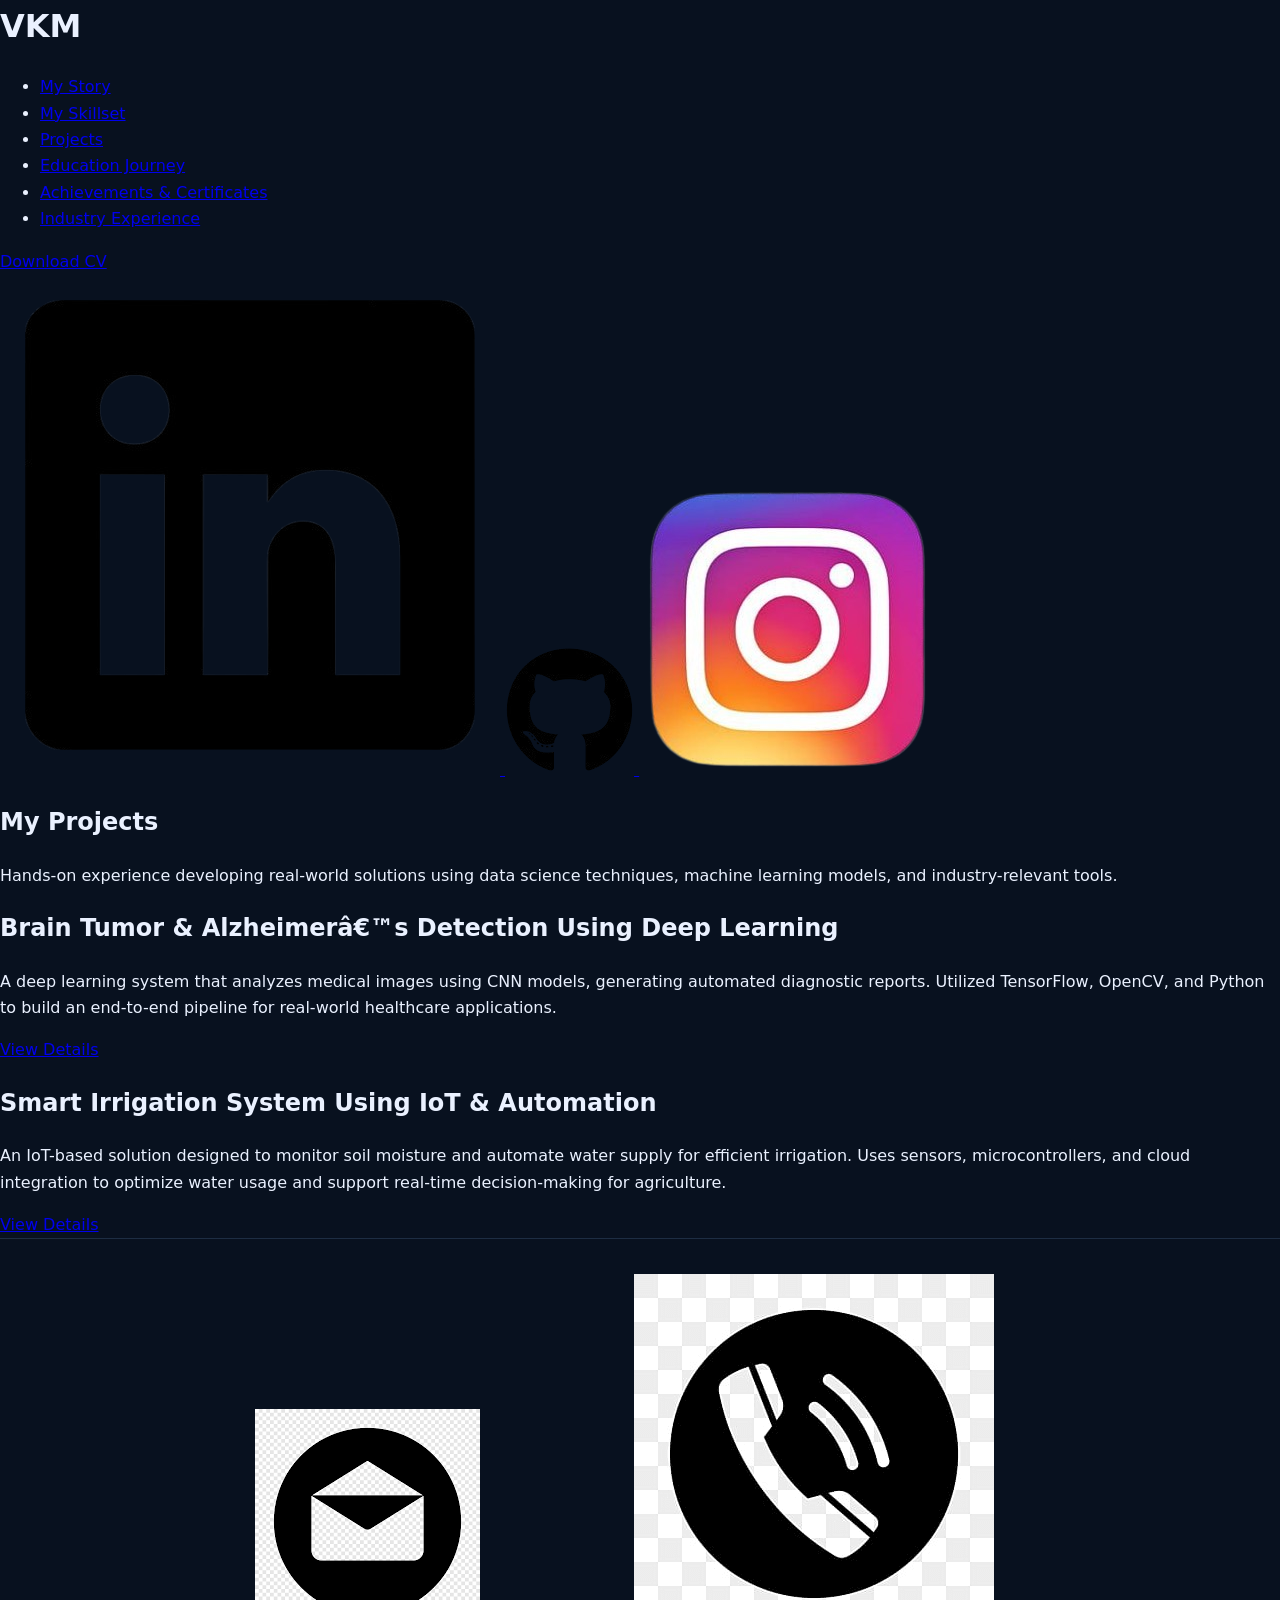
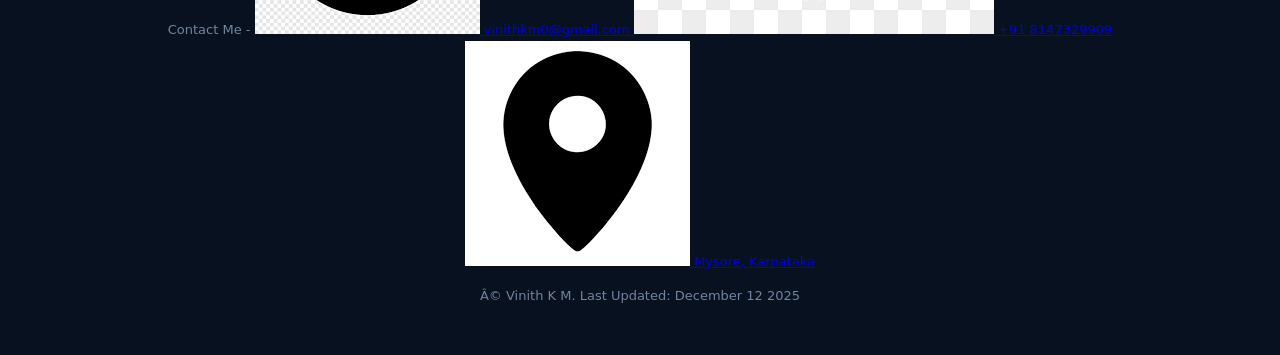
<file: projects.html>
<header class="main-header">

    <h1 class="site-title">VKM</h1>
<div class="nav-container">
    
    <nav>
        <ul class="nav-links">
            <li><a href="index.html">My Story</a></li>
            <li><a href="skills.html">My Skillset</a></li>
            <li><a href="projects.html"class="active">Projects</a></li>
            <li><a href="education.html">Education Journey</a></li>
            <li><a href="certificates.html">Achievements & Certificates</a></li>
            <li><a href="work.html">Industry Experience</a></li>
        </ul>
    </nav>

    <!-- CV Button FRST -->
    <a href="PDFs/VINITH K M  - ENG22DS0023.pdf" class="cv-btn" id="download CV">Download CV</a>

    <!-- Social Icons SECOND (after CV) -->
    <div class="header-socials">
        <a href="https://www.linkedin.com/in/vinith-k-m?utm_source=share&utm_campaign=share_via&utm_content=profile&utm_medium=android_app" target="_blank">
            <img src="images/linkdin.png" class="icon">
        </a>

        <a href="https://github.com/Vinithkm123" target="_blank">
            <img src="images/Github.png" class="icon">
        </a>

        <a href="https://www.instagram.com/mr_perfect_vini_05?igsh=MTJqa3Y0ZjNnNGR2eA==" target="_blank">
            <img src="images/insta.png" class="icon">
        </a>
    </div>

</div>

</header>

<!DOCTYPE html>
<html lang="en">
<head>
    <meta charset="UTF-8">
    <title>Vinith K M | projects</title>
    <link rel="stylesheet" href="style.css">
</head>
<section class="projects-heading">
    <h2>My Projects</h2>
    <p>Hands-on experience developing real-world solutions using data science techniques, machine learning models, and industry-relevant tools.</p>
</section>

<div class="projects-container">

    <div class="project-card">
        <h2>Brain Tumor & Alzheimer’s Detection Using Deep Learning</h2>
        <p>A deep learning system that analyzes medical images using CNN models, generating automated diagnostic reports. Utilized TensorFlow, OpenCV, and Python to build an end-to-end pipeline for real-world healthcare applications.</p>
        <a href="https://github.com/Vinithkm123/AI-BASED-DETECTION-OF-ALZHIMERS-AND-BRAIN-TUMOR-DISEASES" class="project-btn">View Details</a>
    </div>

    <div class="project-card">
        <h2>Smart Irrigation System Using IoT & Automation</h2>
        <p>An IoT-based solution designed to monitor soil moisture and automate water supply for efficient irrigation. Uses sensors, microcontrollers, and cloud integration to optimize water usage and support real-time decision-making for agriculture.</p>
        <a href="https://github.com/Vinithkm123/DL-Project/tree/main" class="project-btn">View Details</a>
    </div>

</div>

<script>
document.getElementById("download CV").addEventListener("click", function(event) {
    event.preventDefault(); // stop auto-download

    // Step 1 → Ask confirmation
    let confirmDownload = confirm("Do you want to download the CV of Vinith K M?");

    if (confirmDownload) {
        // Step 2 → Start download
        const link = document.createElement('a');
        link.href = "PDFs/VINITH K M  - ENG22DS0023.pdf";
        link.download = "PDFs/VINITH K M CV.pdf";
        document.body.appendChild(link);
        link.click();
        document.body.removeChild(link);

        // Step 3 → Success message
        alert("CV downloaded successfully!");
    }
});
</script>
</body>

<footer>

    <div class="contact-links">
    <span>Contact Me - </span>
        <a class="contact-item" href="mailto:vinithkm0@gmail.com"target="_blank">
            <img src="images/mail.png" class="icon">
            <span>vinithkm0@gmail.com</span>
        </a>

        <a class="contact-item" href="tel:+917975054260">
            <img src="images/phone.png" class="icon"target="_blank">
            <span>+91 8147329909</span>
        </a>

         <a class="contact-item" href="https://www.google.com/maps/place/Mysuru,+Karnataka/@12.3106334,76.5532875,12z/data=!3m1!4b1!4m6!3m5!1s0x3baf70381d572ef9:0x2b89ece8c0f8396d!8m2!3d12.2958104!4d76.6393805!16zL20vMGo2MDM?entry=ttu&g_ep=EgoyMDI1MTIwOS4wIKXMDSoKLDEwMDc5MjA3MUgBUAM%3D"target="_blank">
            <img src="images/Location.png" class="icon">
            <span>Mysore, Karnataka</span>
        </a>
    </div>
    <p class="copyright">© Vinith K M. Last Updated: December 12 2025</p>
</footer>


</html>
</file>
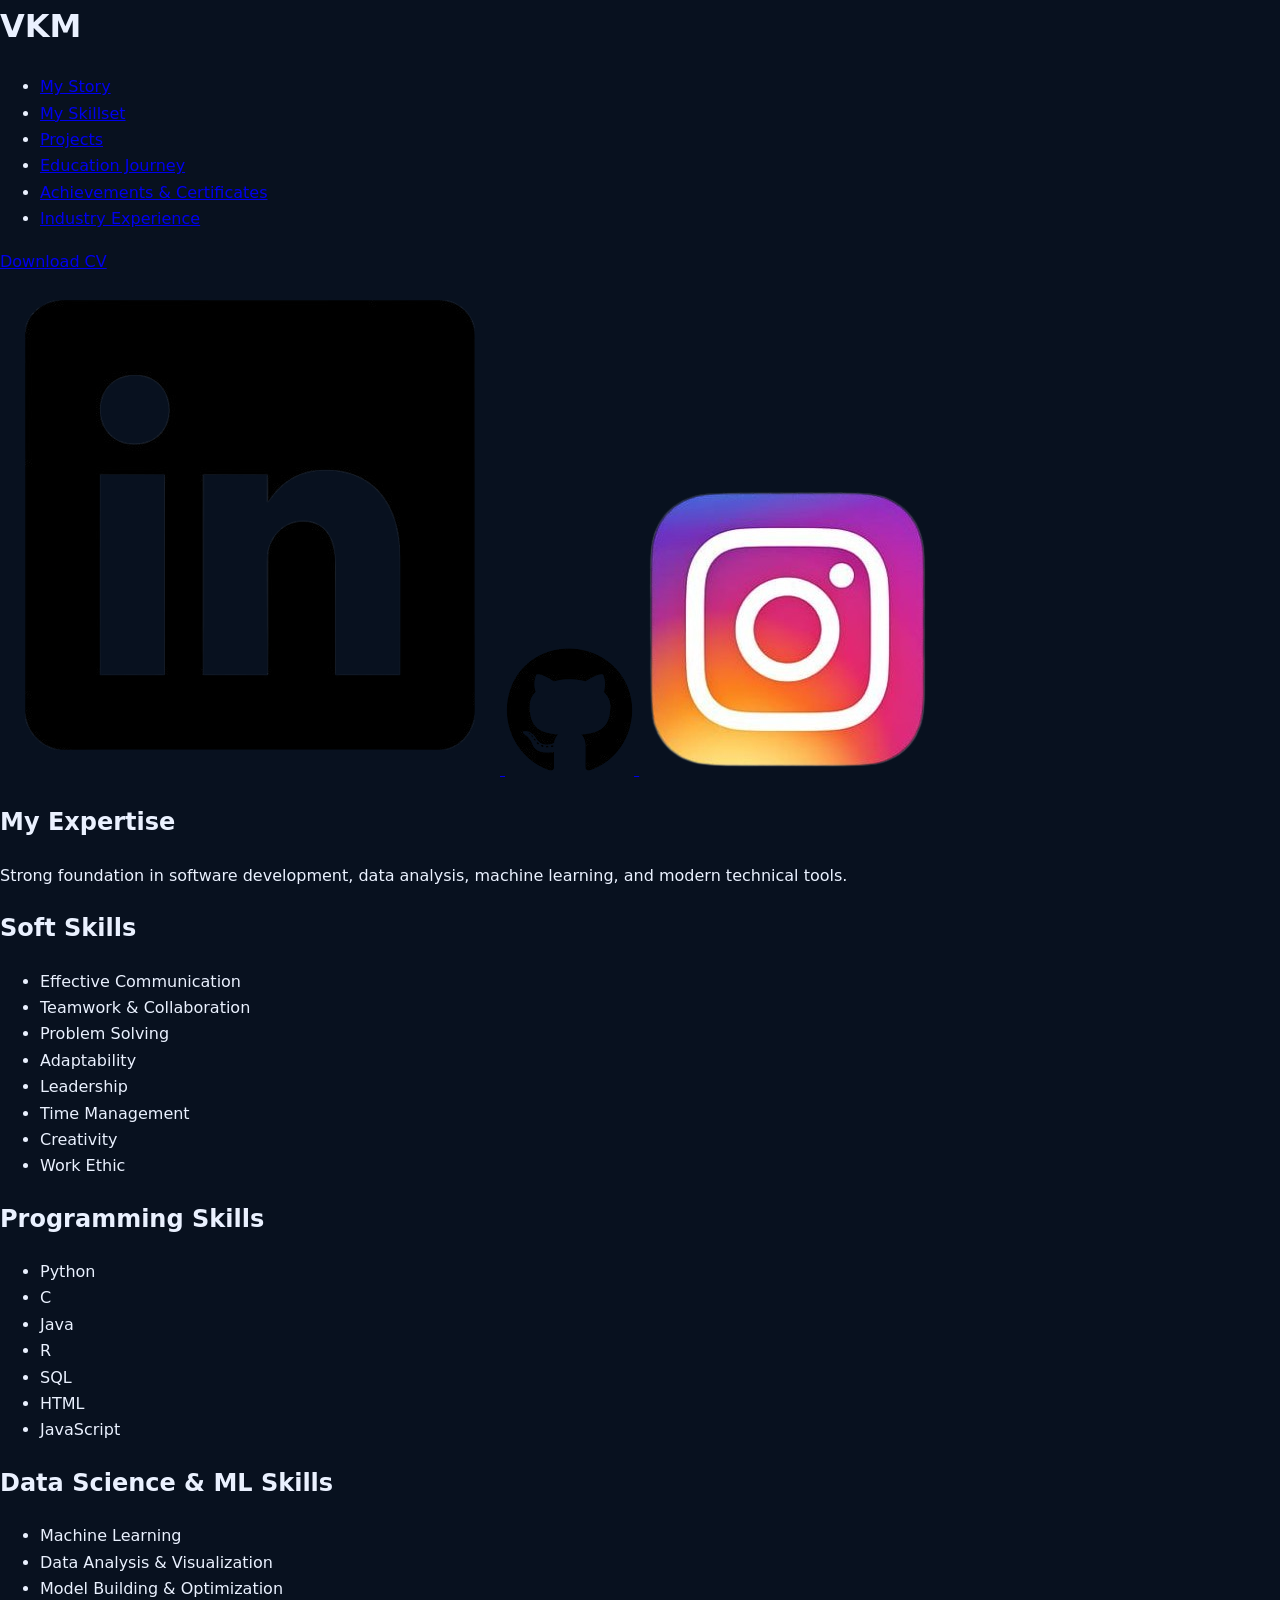
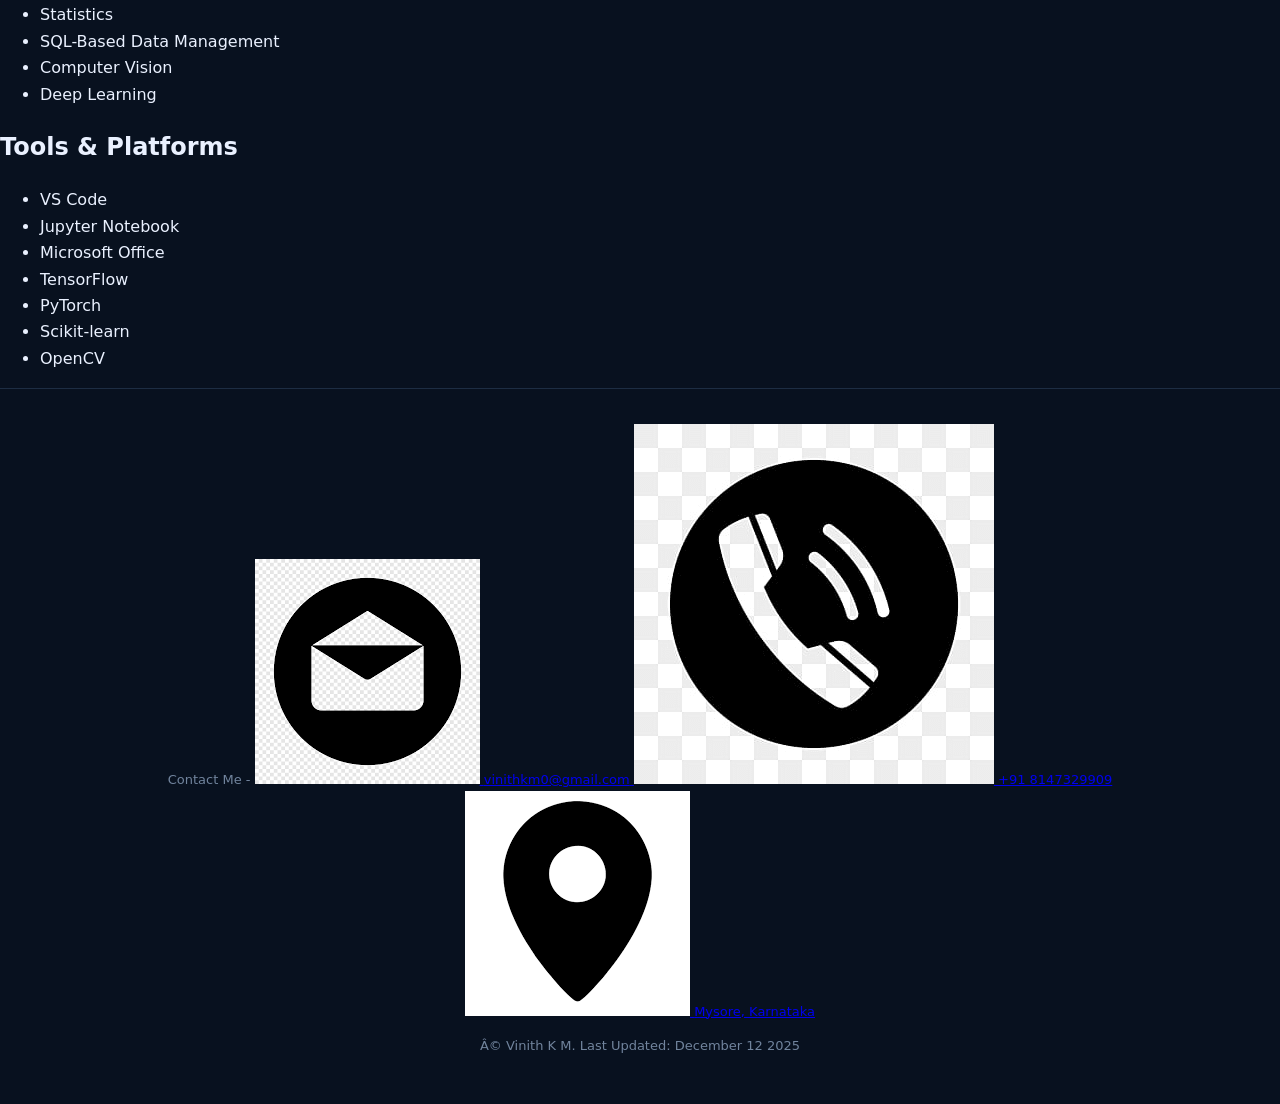
<file: skills.html>
<header class="main-header">

    <h1 class="site-title">VKM</h1>
<div class="nav-container">
    
    <nav>
        <ul class="nav-links">
            <li><a href="index.html">My Story</a></li>
            <li><a href="skills.html"class="active">My Skillset</a></li>
            <li><a href="projects.html">Projects</a></li>
            <li><a href="education.html">Education Journey</a></li>
            <li><a href="certificates.html">Achievements & Certificates</a></li>
            <li><a href="work.html">Industry Experience</a></li>
        </ul>
    </nav>

    <!-- CV Button FRST -->
    <a href="PDFs/VINITH K M  - ENG22DS0023.pdf" class="cv-btn" id="download CV">Download CV</a>

    <!-- Social Icons SECOND (after CV) -->
    <div class="header-socials">
        <a href="https://www.linkedin.com/in/vinith-k-m?utm_source=share&utm_campaign=share_via&utm_content=profile&utm_medium=android_app" target="_blank">
            <img src="images/linkdin.png" class="icon">
        </a>

        <a href="https://github.com/Vinithkm123" target="_blank">
            <img src="images/Github.png" class="icon">
        </a>

        <a href="https://www.instagram.com/mr_perfect_vini_05?igsh=MTJqa3Y0ZjNnNGR2eA==" target="_blank">
            <img src="images/insta.png" class="icon">
        </a>
    </div>

</div>

</header>

<!DOCTYPE html>
<html lang="en">
<head>
    <meta charset="UTF-8">
    <title>Vinith K M | skills</title>
    <link rel="stylesheet" href="style.css">
</head>

<section class="skills-heading">
    <h2>My Expertise</h2>
    <p>Strong foundation in software development, data analysis, machine learning, and modern technical tools.</p>
</section>


<div class="skills-container">

    <!-- Soft Skills -->
    <div class="skill-card">
        <h2>Soft Skills</h2>
        <ul>
            <li>Effective Communication</li>
            <li>Teamwork & Collaboration</li>
            <li>Problem Solving</li>
            <li>Adaptability</li>
            <li>Leadership</li>
            <li>Time Management</li>
            <li>Creativity</li>
            <li>Work Ethic</li>
        </ul>
    </div>

        <div class="skill-card">
        <h2>Programming Skills</h2>
        <ul>
            <li>Python</li>
            <li>C</li>
            <li>Java</li>
            <li>R</li>
            <li>SQL</li>
            <li>HTML</li>
            <li>JavaScript</li>
        </ul>
    </div>

    <!-- AI & ML Skills -->
    <div class="skill-card">
        <h2>Data Science & ML Skills</h2>
        <ul>
            <li>Machine Learning</li>
            <li>Data Analysis & Visualization</li>
            <li>Model Building & Optimization</li>
            <li>Statistics</li>
            <li>SQL-Based Data Management</li>
            <li>Computer Vision</li>
            <li>Deep Learning</li>
        </ul>
    </div>

    <!-- Tools & Platforms -->
    <div class="skill-card">
        <h2>Tools & Platforms</h2>
        <ul>
            <li>VS Code</li>
            <li>Jupyter Notebook</li>
            <li>Microsoft Office</li>
            <li>TensorFlow</li>
            <li>PyTorch</li>
            <li>Scikit-learn</li>
            <li>OpenCV</li>
        </ul>
    </div>

</div>

<script>
document.getElementById("download CV").addEventListener("click", function(event) {
    event.preventDefault(); // stop auto-download

    // Step 1 → Ask confirmation
    let confirmDownload = confirm("Do you want to download the CV of Vinith K M?");

    if (confirmDownload) {
        // Step 2 → Start download
        const link = document.createElement('a');
        link.href = "PDFs/VINITH K M  - ENG22DS0023.pdf";
        link.download = "PDFs/VINITH K M CV.pdf";
        document.body.appendChild(link);
        link.click();
        document.body.removeChild(link);

        // Step 3 → Success message
        alert("CV downloaded successfully!");
    }
});
</script>
</body>

<footer>

    <div class="contact-links">
    <span>Contact Me - </span>
        <a class="contact-item" href="mailto:vinithkm0@gmail.com"target="_blank">
            <img src="images/mail.png" class="icon">
            <span>vinithkm0@gmail.com</span>
        </a>

        <a class="contact-item" href="tel:+917975054260">
            <img src="images/phone.png" class="icon"target="_blank">
            <span>+91 8147329909</span>
        </a>

         <a class="contact-item" href="https://www.google.com/maps/place/Mysuru,+Karnataka/@12.3106334,76.5532875,12z/data=!3m1!4b1!4m6!3m5!1s0x3baf70381d572ef9:0x2b89ece8c0f8396d!8m2!3d12.2958104!4d76.6393805!16zL20vMGo2MDM?entry=ttu&g_ep=EgoyMDI1MTIwOS4wIKXMDSoKLDEwMDc5MjA3MUgBUAM%3D"target="_blank">
            <img src="images/Location.png" class="icon">
            <span>Mysore, Karnataka</span>
        </a>
    </div>
    <p class="copyright">© Vinith K M. Last Updated: December 12 2025</p>
</footer>


</html>
</file>
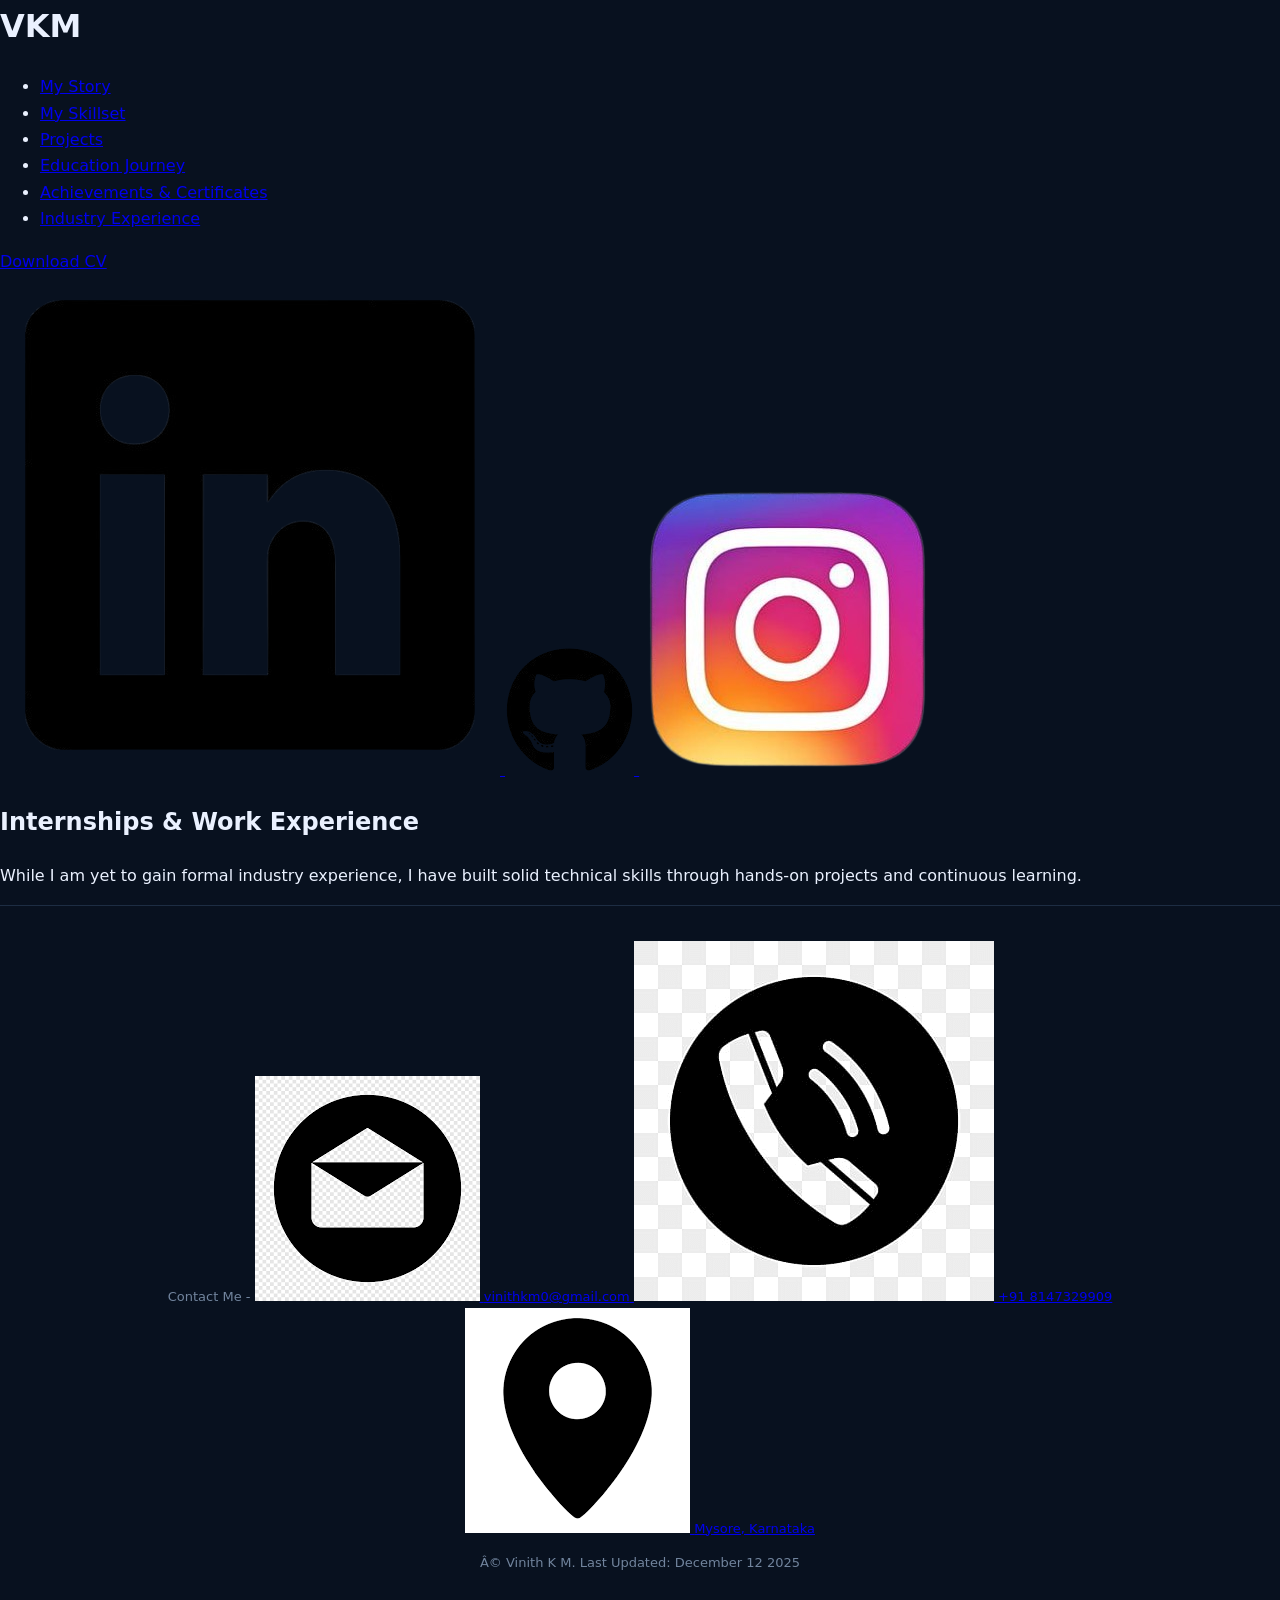
<file: work.html>
<html>
<header class="main-header">

    <h1 class="site-title">VKM</h1>
<div class="nav-container">
    
    <nav>
        <ul class="nav-links">
            <li><a href="index.html">My Story</a></li>
            <li><a href="skills.html">My Skillset</a></li>
            <li><a href="projects.html">Projects</a></li>
            <li><a href="education.html">Education Journey</a></li>
            <li><a href="certificates.html">Achievements & Certificates</a></li>
            <li><a href="work.html"class="active">Industry Experience</a></li>
        </ul>
    </nav>

    <!-- CV Button FRST -->
    <a href="PDFs/VINITH K M  - ENG22DS0023.pdf" class="cv-btn" id="download CV">Download CV</a>

    <!-- Social Icons SECOND (after CV) -->
    <div class="header-socials">
        <a href="https://www.linkedin.com/in/vinith-k-m?utm_source=share&utm_campaign=share_via&utm_content=profile&utm_medium=android_app" target="_blank">
            <img src="images/linkdin.png" class="icon">
        </a>

        <a href="https://github.com/Vinithkm123" target="_blank">
            <img src="images/Github.png" class="icon">
        </a>

        <a href="https://www.instagram.com/mr_perfect_vini_05?igsh=MTJqa3Y0ZjNnNGR2eA==" target="_blank">
            <img src="images/insta.png" class="icon">
        </a>
    </div>

</div>

</header>

<!DOCTYPE html>
<html lang="en">
<head>
    <meta charset="UTF-8">
    <title>Vinith K M | work</title>
    <link rel="stylesheet" href="style.css">
</head>

<section class="work-heading">
    <h2>Internships & Work Experience</h2>
    <p>While I am yet to gain formal industry experience, I have built solid technical skills through hands-on projects and continuous learning.</p>
</section>


<script>
document.getElementById("download CV").addEventListener("click", function(event) {
    event.preventDefault(); // stop auto-download

    // Step 1 → Ask confirmation
    let confirmDownload = confirm("Do you want to download the CV of Vinith K M?");

    if (confirmDownload) {
        // Step 2 → Start download
        const link = document.createElement('a');
        link.href = "PDFs/VINITH K M  - ENG22DS0023.pdf";
        link.download = "PDFs/VINITH K M CV.pdf";
        document.body.appendChild(link);
        link.click();
        document.body.removeChild(link);

        // Step 3 → Success message
        alert("CV downloaded successfully!");
    }
});
</script>


<footer>

    <div class="contact-links">
    <span>Contact Me - </span>
        <a class="contact-item" href="mailto:vinithkm0@gmail.com"target="_blank">
            <img src="images/mail.png" class="icon">
            <span>vinithkm0@gmail.com</span>
        </a>

        <a class="contact-item" href="tel:+917975054260">
            <img src="images/phone.png" class="icon"target="_blank">
            <span>+91 8147329909</span>
        </a>

         <a class="contact-item" href="https://www.google.com/maps/place/Mysuru,+Karnataka/@12.3106334,76.5532875,12z/data=!3m1!4b1!4m6!3m5!1s0x3baf70381d572ef9:0x2b89ece8c0f8396d!8m2!3d12.2958104!4d76.6393805!16zL20vMGo2MDM?entry=ttu&g_ep=EgoyMDI1MTIwOS4wIKXMDSoKLDEwMDc5MjA3MUgBUAM%3D"target="_blank">
            <img src="images/Location.png" class="icon">
            <span>Mysore, Karnataka</span>
        </a>
    </div>
    <p class="copyright">© Vinith K M. Last Updated: December 12 2025</p>
</footer>
</html>
</file>
<file: style.css>
*{box-sizing:border-box}html{scroll-behavior:smooth}body{margin:0;background:#08111f;color:#eaf1ff;font-family:Inter,system-ui,-apple-system,Segoe UI,sans-serif;line-height:1.65}.nav{position:sticky;top:0;z-index:10;display:flex;align-items:center;justify-content:space-between;padding:18px 7%;background:rgba(8,17,31,.86);backdrop-filter:blur(16px);border-bottom:1px solid #1c2b40}.brand{font-weight:900;letter-spacing:2px;color:#fff;text-decoration:none}.brand span{color:#61dafb}.nav nav{display:flex;gap:25px}.nav nav a{color:#b9c7db;text-decoration:none;font-size:14px}.nav nav a:hover{color:#fff}.menu{display:none;background:none;border:0;color:#fff;font-size:24px}.hero{min-height:88vh;display:grid;grid-template-columns:1.35fr .65fr;align-items:center;gap:50px;padding:80px 7%;background:radial-gradient(circle at 80% 30%,#12355a 0,transparent 35%),radial-gradient(circle at 20% 80%,#17234c 0,transparent 30%)}.eyebrow{font-size:12px;font-weight:800;letter-spacing:3px;color:#61dafb}.hero h1{font-size:clamp(46px,7vw,82px);line-height:1;margin:15px 0}.hero h1 span{color:#61dafb}.hero h2{font-size:clamp(22px,3vw,36px);max-width:760px;margin:20px 0}.lead{max-width:760px;color:#aebdd1;font-size:18px}.actions{display:flex;gap:12px;flex-wrap:wrap;margin:30px 0}.btn{display:inline-block;padding:12px 20px;border:1px solid #33465f;border-radius:12px;color:#fff;text-decoration:none;font-weight:700}.btn.primary{background:#61dafb;color:#06101d;border-color:#61dafb}.quick{display:flex;gap:20px;flex-wrap:wrap;color:#91a3bb;font-size:14px}.hero-card{padding:40px;border:1px solid #2a3d57;border-radius:28px;background:linear-gradient(145deg,#102039,#0b1628);box-shadow:0 30px 80px rgba(0,0,0,.25);text-align:center}.avatar{width:170px;height:170px;border-radius:50%;margin:auto;display:grid;place-items:center;font-size:44px;font-weight:900;background:linear-gradient(135deg,#61dafb,#8d7cff);color:#06101d}.hero-card p{font-size:24px;font-weight:900;margin:20px 0 0}.hero-card small{color:#9fb0c6}.stats{display:grid;grid-template-columns:repeat(3,1fr);gap:8px;margin-top:28px}.stats div{padding:12px 4px;background:#0a1424;border-radius:12px}.stats b,.stats span{display:block}.stats span{font-size:11px;color:#8fa2ba}.section{padding:100px 7%;max-width:1300px;margin:auto}.section h2{font-size:clamp(32px,5vw,52px);line-height:1.1;margin:8px 0 40px}.alt{max-width:none;background:#0b1628}.alt>*{max-width:1160px;margin-left:auto;margin-right:auto}.two-col{display:grid;grid-template-columns:1fr 1fr;gap:50px;color:#afbed1;font-size:17px}.timeline-card{display:grid;grid-template-columns:180px 1fr;gap:35px;padding:35px;border:1px solid #263b56;border-radius:20px;background:#0a1424}.date{color:#61dafb;font-weight:800;font-size:13px}.timeline-card h3{font-size:27px;margin:0}.timeline-card h4{margin:5px 0 20px;color:#a8b9ce}.timeline-card li{margin:10px 0;color:#afbed1}.grid{display:grid;grid-template-columns:repeat(2,1fr);gap:20px}.project{padding:30px;border:1px solid #263b56;border-radius:20px;background:#0b1628;transition:.25s}.project:hover{transform:translateY(-5px);border-color:#61dafb}.project span{color:#61dafb;font-weight:900}.project h3{font-size:25px}.project p{color:#aebdd1}.tags{display:flex;gap:8px;flex-wrap:wrap}.tags b{font-size:11px;padding:6px 9px;border-radius:99px;background:#14253c;color:#9edfff}.skill-groups{display:grid;grid-template-columns:repeat(3,1fr);gap:16px}.skill-groups div,.education-card{padding:25px;border:1px solid #263b56;border-radius:18px;background:#0a1424}.skill-groups h3{margin-top:0}.skill-groups p{color:#aebdd1}.education-card{display:flex;align-items:center;gap:30px;justify-content:space-between}.education-card p{color:#aebdd1}.certs{display:flex;flex-wrap:wrap;gap:12px}.certs span{padding:12px 16px;border:1px solid #30445f;border-radius:12px;color:#c2cfdf}.contact{text-align:center}.contact>p:not(.eyebrow){max-width:650px;margin:0 auto;color:#aebdd1}.contact .actions{justify-content:center}footer{padding:35px 7%;text-align:center;border-top:1px solid #1d2d43;color:#71849d;font-size:13px}@media(max-width:800px){.nav nav{display:none}.menu{display:block}.nav.open nav{display:flex;position:absolute;top:65px;left:0;right:0;padding:20px 7%;background:#08111f;flex-direction:column}.hero,.two-col,.grid,.skill-groups{grid-template-columns:1fr}.hero{padding-top:55px}.hero-card{max-width:400px}.timeline-card{grid-template-columns:1fr}.education-card{align-items:flex-start;flex-direction:column;gap:5px}}
</file>
